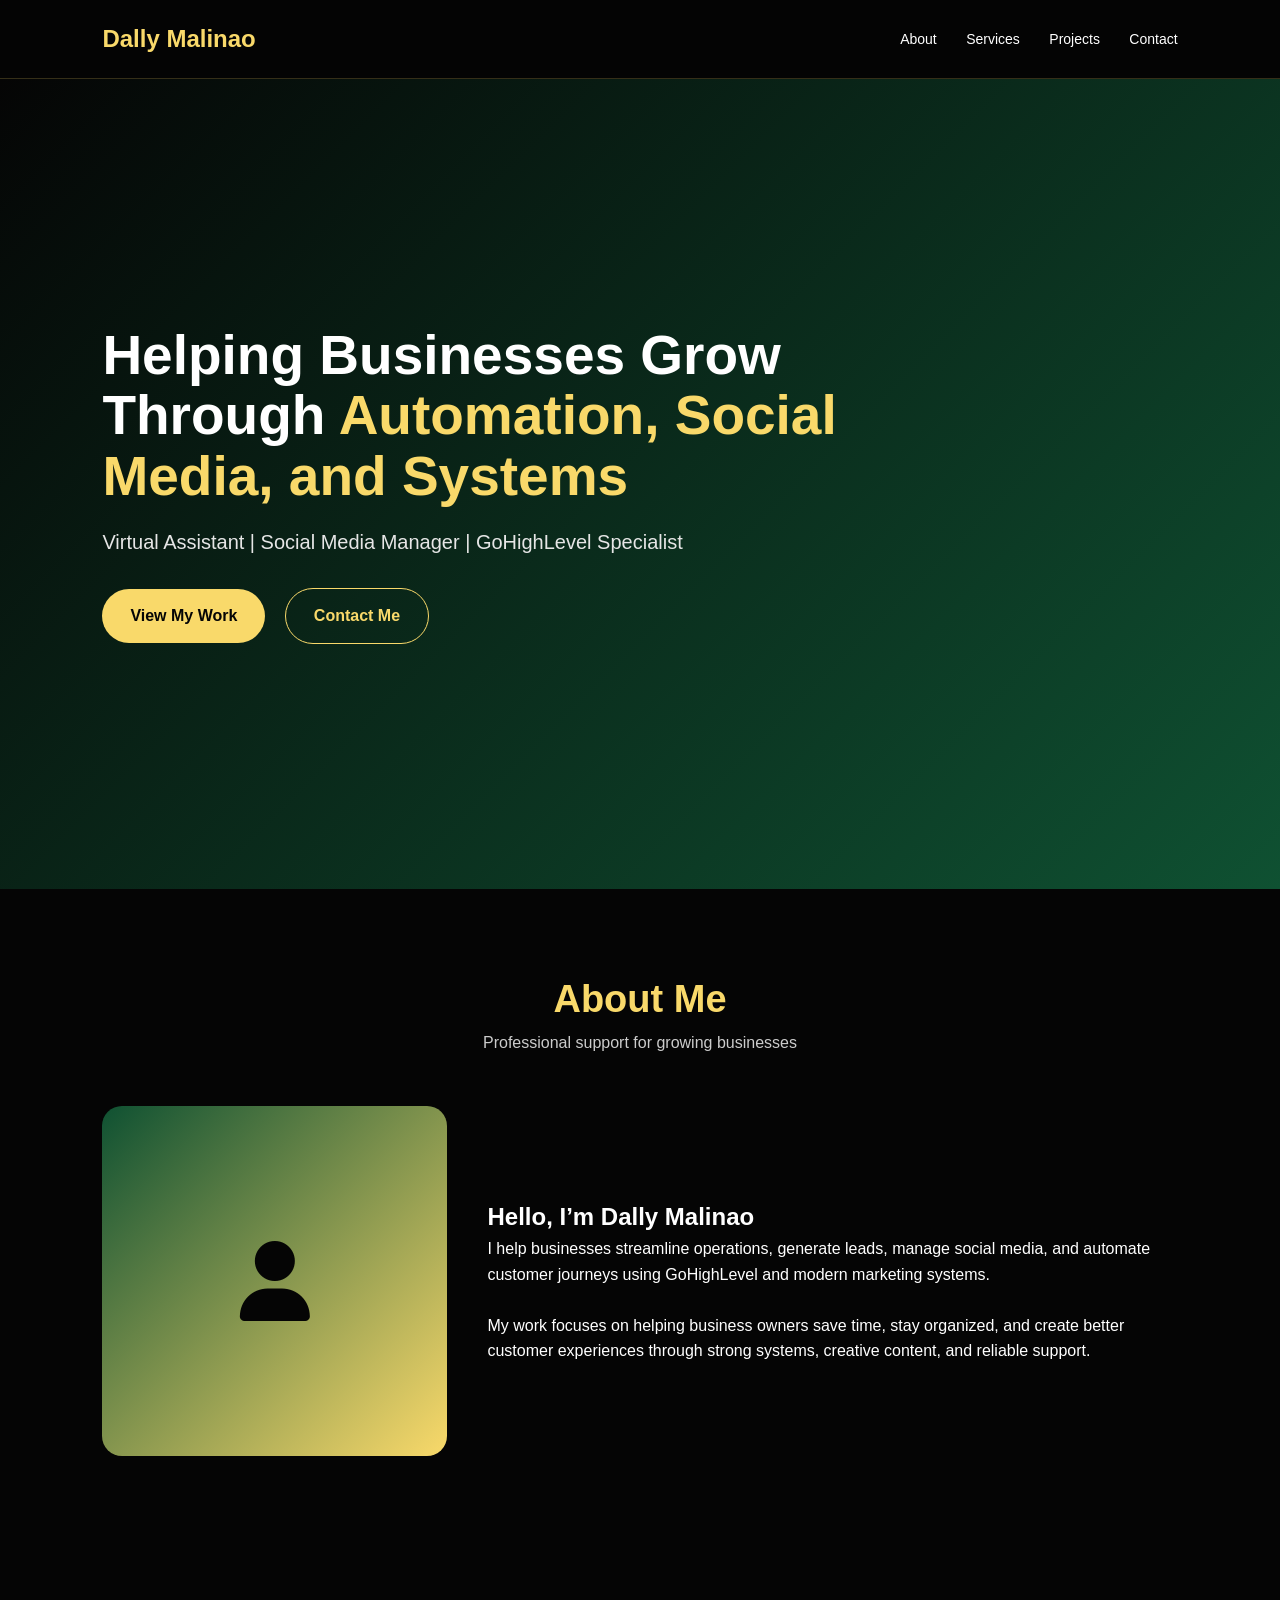
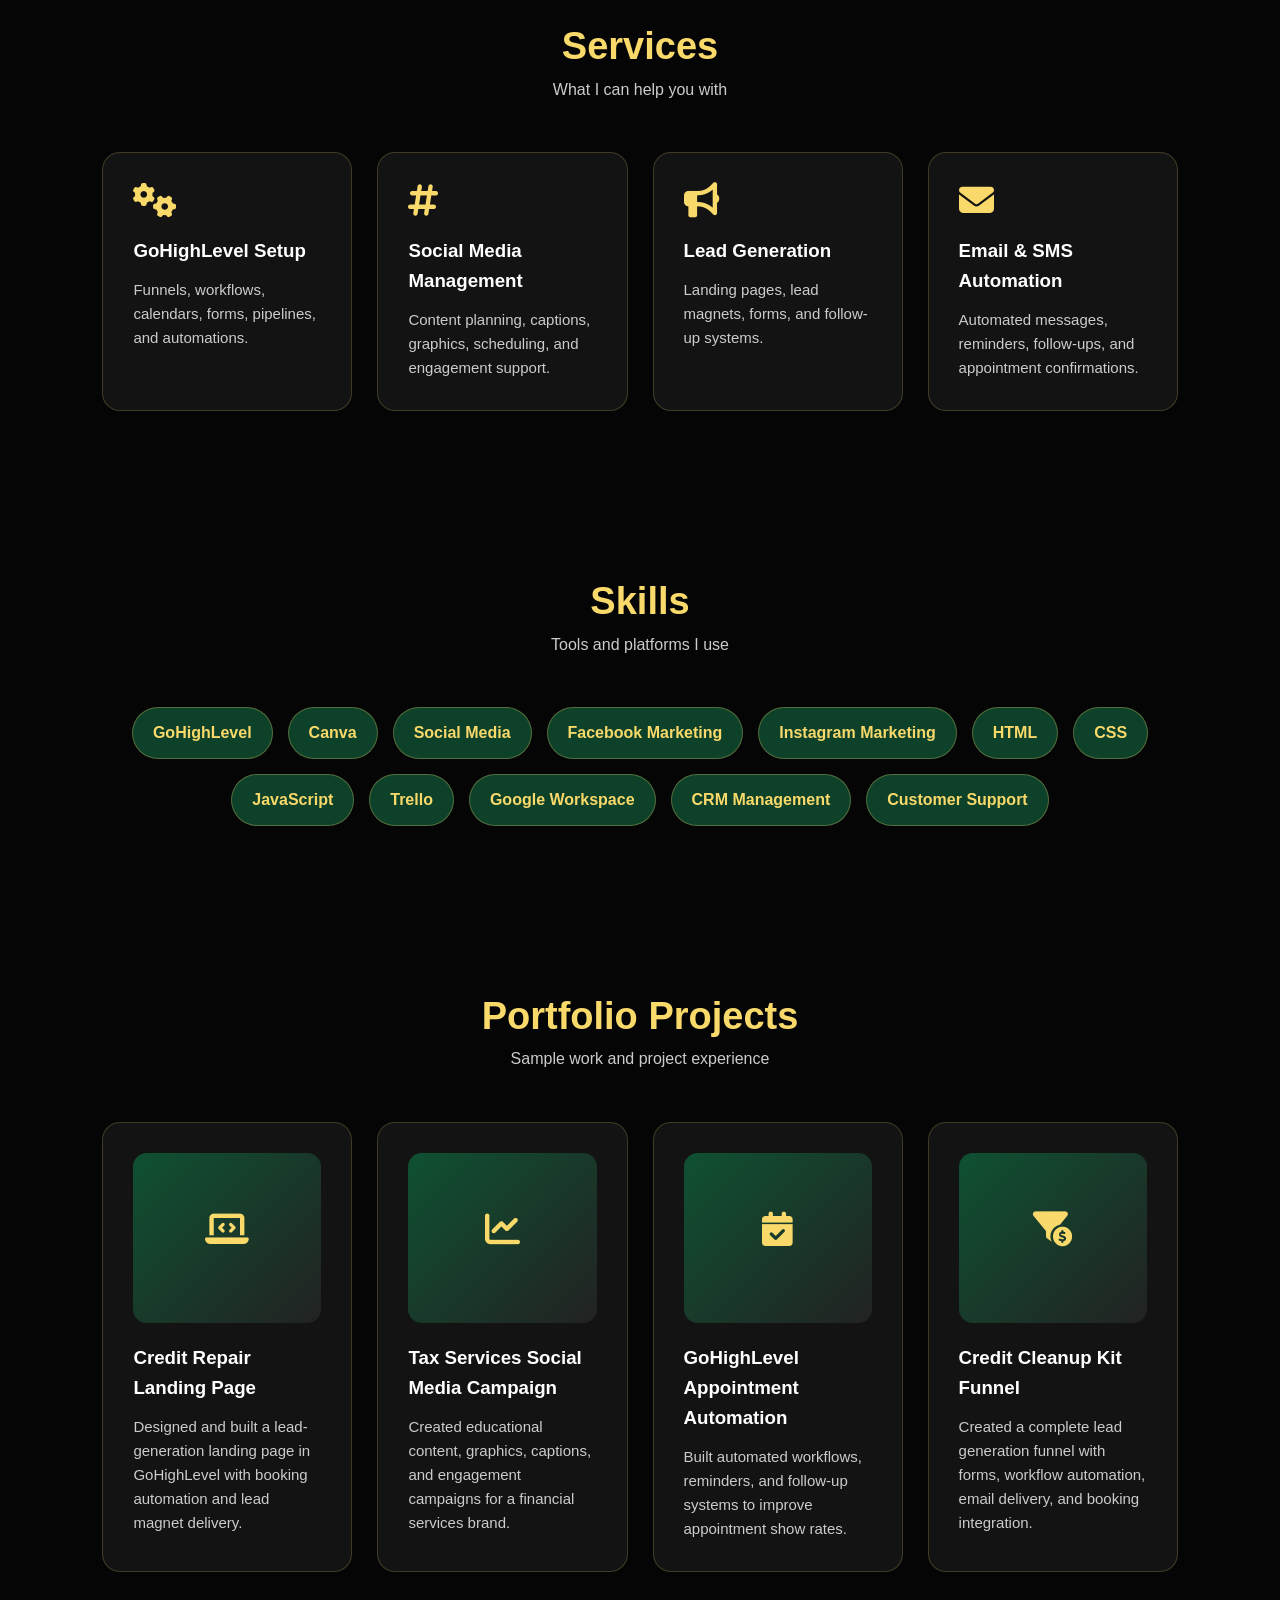
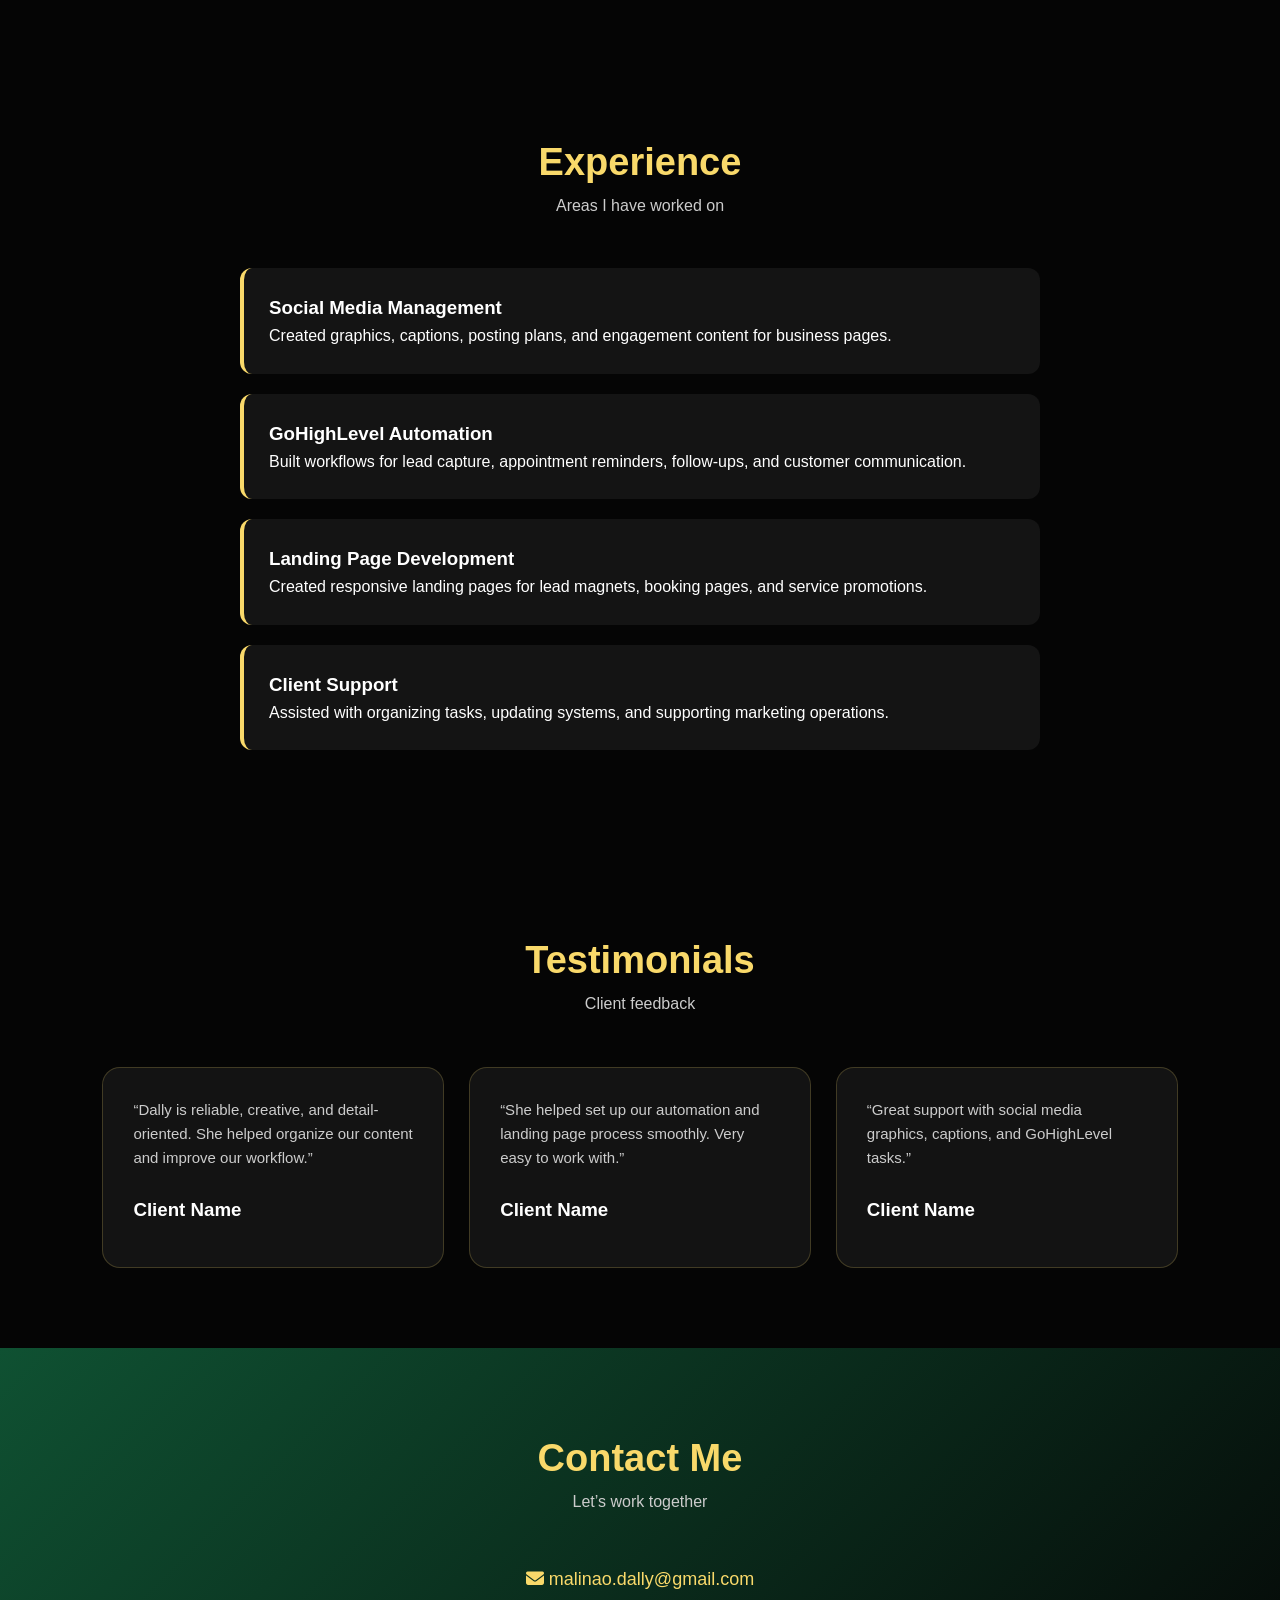
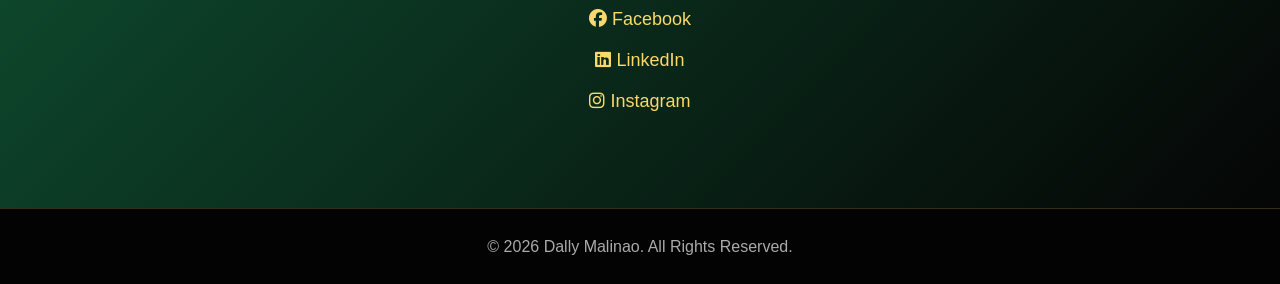
<file: Chatgpt portfolio.html>
<!DOCTYPE html>
<html lang="en">
<head>
  <meta charset="UTF-8" />
  <meta name="viewport" content="width=device-width, initial-scale=1.0" />
  <title>Dally Malinao | Portfolio</title>

  <link rel="stylesheet" href="https://cdnjs.cloudflare.com/ajax/libs/font-awesome/6.5.0/css/all.min.css">

  <style>
    * {
      margin: 0;
      padding: 0;
      box-sizing: border-box;
      font-family: Arial, sans-serif;
    }

    body {
      background: #050505;
      color: #ffffff;
      line-height: 1.6;
    }

    html {
      scroll-behavior: smooth;
    }

    nav {
      position: sticky;
      top: 0;
      z-index: 1000;
      background: rgba(5, 5, 5, 0.95);
      padding: 20px 8%;
      display: flex;
      justify-content: space-between;
      align-items: center;
      border-bottom: 1px solid rgba(249, 217, 106, 0.2);
    }

    nav h2 {
      color: #f9d96a;
    }

    nav a {
      color: white;
      text-decoration: none;
      margin-left: 25px;
      font-size: 14px;
    }

    nav a:hover {
      color: #f9d96a;
    }

    section {
      padding: 80px 8%;
    }

    .hero {
      min-height: 90vh;
      display: flex;
      align-items: center;
      background: linear-gradient(135deg, #050505, #0f5132);
    }

    .hero-content {
      max-width: 750px;
    }

    .hero h1 {
      font-size: 55px;
      line-height: 1.1;
      margin-bottom: 20px;
    }

    .hero h1 span {
      color: #f9d96a;
    }

    .hero p {
      font-size: 20px;
      margin-bottom: 30px;
      color: #e6e6e6;
    }

    .btn {
      display: inline-block;
      padding: 14px 28px;
      margin-right: 15px;
      background: #f9d96a;
      color: #050505;
      text-decoration: none;
      border-radius: 30px;
      font-weight: bold;
      transition: 0.3s;
    }

    .btn:hover {
      transform: translateY(-3px);
      box-shadow: 0 10px 25px rgba(249, 217, 106, 0.3);
    }

    .btn-outline {
      background: transparent;
      border: 1px solid #f9d96a;
      color: #f9d96a;
    }

    .section-title {
      text-align: center;
      margin-bottom: 50px;
    }

    .section-title h2 {
      font-size: 38px;
      color: #f9d96a;
    }

    .section-title p {
      color: #cccccc;
    }

    .about {
      display: grid;
      grid-template-columns: 1fr 2fr;
      gap: 40px;
      align-items: center;
    }

    .photo-box {
      height: 350px;
      border-radius: 20px;
      background: linear-gradient(135deg, #0f5132, #f9d96a);
      display: flex;
      align-items: center;
      justify-content: center;
      color: #050505;
      font-size: 80px;
    }

    .cards {
      display: grid;
      grid-template-columns: repeat(auto-fit, minmax(220px, 1fr));
      gap: 25px;
    }

    .card {
      background: rgba(255, 255, 255, 0.06);
      border: 1px solid rgba(249, 217, 106, 0.2);
      border-radius: 18px;
      padding: 30px;
      transition: 0.3s;
    }

    .card:hover {
      transform: translateY(-8px);
      border-color: #f9d96a;
    }

    .card i {
      font-size: 35px;
      color: #f9d96a;
      margin-bottom: 18px;
    }

    .card h3 {
      margin-bottom: 12px;
      color: #ffffff;
    }

    .card p {
      color: #cccccc;
      font-size: 15px;
    }

    .skills {
      display: flex;
      flex-wrap: wrap;
      gap: 15px;
      justify-content: center;
    }

    .skill {
      padding: 12px 20px;
      background: rgba(15, 81, 50, 0.8);
      border: 1px solid rgba(249, 217, 106, 0.3);
      border-radius: 30px;
      color: #f9d96a;
      font-weight: bold;
    }

    .project-img {
      height: 170px;
      background: linear-gradient(135deg, #0f5132, #222);
      border-radius: 14px;
      margin-bottom: 20px;
      display: flex;
      align-items: center;
      justify-content: center;
      color: #f9d96a;
      font-size: 45px;
    }

    .timeline {
      max-width: 800px;
      margin: auto;
    }

    .timeline-item {
      padding: 25px;
      margin-bottom: 20px;
      border-left: 4px solid #f9d96a;
      background: rgba(255, 255, 255, 0.06);
      border-radius: 12px;
    }

    .contact {
      text-align: center;
      background: linear-gradient(135deg, #0f5132, #050505);
    }

    .contact a {
      color: #f9d96a;
      text-decoration: none;
      font-size: 18px;
      display: block;
      margin: 12px 0;
    }

    footer {
      text-align: center;
      padding: 25px;
      background: #030303;
      color: #aaa;
      border-top: 1px solid rgba(249, 217, 106, 0.2);
    }

    @media (max-width: 768px) {
      nav {
        flex-direction: column;
      }

      nav div {
        margin-top: 12px;
      }

      nav a {
        margin: 8px;
        display: inline-block;
      }

      .hero h1 {
        font-size: 38px;
      }

      .about {
        grid-template-columns: 1fr;
      }

      .btn {
        margin-bottom: 12px;
      }
    }
  </style>
</head>

<body>

  <nav>
    <h2>Dally Malinao</h2>
    <div>
      <a href="#about">About</a>
      <a href="#services">Services</a>
      <a href="#projects">Projects</a>
      <a href="#contact">Contact</a>
    </div>
  </nav>

  <section class="hero">
    <div class="hero-content">
      <h1>Helping Businesses Grow Through <span>Automation, Social Media, and Systems</span></h1>
      <p>Virtual Assistant | Social Media Manager | GoHighLevel Specialist</p>
      <a href="#projects" class="btn">View My Work</a>
      <a href="#contact" class="btn btn-outline">Contact Me</a>
    </div>
  </section>

  <section id="about">
    <div class="section-title">
      <h2>About Me</h2>
      <p>Professional support for growing businesses</p>
    </div>

    <div class="about">
      <div class="photo-box">
        <i class="fa-solid fa-user"></i>
      </div>

      <div>
        <h2>Hello, I’m Dally Malinao</h2>
        <p>
          I help businesses streamline operations, generate leads, manage social media,
          and automate customer journeys using GoHighLevel and modern marketing systems.
        </p>
        <br>
        <p>
          My work focuses on helping business owners save time, stay organized, and create
          better customer experiences through strong systems, creative content, and reliable support.
        </p>
      </div>
    </div>
  </section>

  <section id="services">
    <div class="section-title">
      <h2>Services</h2>
      <p>What I can help you with</p>
    </div>

    <div class="cards">
      <div class="card">
        <i class="fa-solid fa-gears"></i>
        <h3>GoHighLevel Setup</h3>
        <p>Funnels, workflows, calendars, forms, pipelines, and automations.</p>
      </div>

      <div class="card">
        <i class="fa-solid fa-hashtag"></i>
        <h3>Social Media Management</h3>
        <p>Content planning, captions, graphics, scheduling, and engagement support.</p>
      </div>

      <div class="card">
        <i class="fa-solid fa-bullhorn"></i>
        <h3>Lead Generation</h3>
        <p>Landing pages, lead magnets, forms, and follow-up systems.</p>
      </div>

      <div class="card">
        <i class="fa-solid fa-envelope"></i>
        <h3>Email & SMS Automation</h3>
        <p>Automated messages, reminders, follow-ups, and appointment confirmations.</p>
      </div>
    </div>
  </section>

  <section>
    <div class="section-title">
      <h2>Skills</h2>
      <p>Tools and platforms I use</p>
    </div>

    <div class="skills">
      <span class="skill">GoHighLevel</span>
      <span class="skill">Canva</span>
      <span class="skill">Social Media</span>
      <span class="skill">Facebook Marketing</span>
      <span class="skill">Instagram Marketing</span>
      <span class="skill">HTML</span>
      <span class="skill">CSS</span>
      <span class="skill">JavaScript</span>
      <span class="skill">Trello</span>
      <span class="skill">Google Workspace</span>
      <span class="skill">CRM Management</span>
      <span class="skill">Customer Support</span>
    </div>
  </section>

  <section id="projects">
    <div class="section-title">
      <h2>Portfolio Projects</h2>
      <p>Sample work and project experience</p>
    </div>

    <div class="cards">
      <div class="card">
        <div class="project-img"><i class="fa-solid fa-laptop-code"></i></div>
        <h3>Credit Repair Landing Page</h3>
        <p>Designed and built a lead-generation landing page in GoHighLevel with booking automation and lead magnet delivery.</p>
      </div>

      <div class="card">
        <div class="project-img"><i class="fa-solid fa-chart-line"></i></div>
        <h3>Tax Services Social Media Campaign</h3>
        <p>Created educational content, graphics, captions, and engagement campaigns for a financial services brand.</p>
      </div>

      <div class="card">
        <div class="project-img"><i class="fa-solid fa-calendar-check"></i></div>
        <h3>GoHighLevel Appointment Automation</h3>
        <p>Built automated workflows, reminders, and follow-up systems to improve appointment show rates.</p>
      </div>

      <div class="card">
        <div class="project-img"><i class="fa-solid fa-filter-circle-dollar"></i></div>
        <h3>Credit Cleanup Kit Funnel</h3>
        <p>Created a complete lead generation funnel with forms, workflow automation, email delivery, and booking integration.</p>
      </div>
    </div>
  </section>

  <section>
    <div class="section-title">
      <h2>Experience</h2>
      <p>Areas I have worked on</p>
    </div>

    <div class="timeline">
      <div class="timeline-item">
        <h3>Social Media Management</h3>
        <p>Created graphics, captions, posting plans, and engagement content for business pages.</p>
      </div>

      <div class="timeline-item">
        <h3>GoHighLevel Automation</h3>
        <p>Built workflows for lead capture, appointment reminders, follow-ups, and customer communication.</p>
      </div>

      <div class="timeline-item">
        <h3>Landing Page Development</h3>
        <p>Created responsive landing pages for lead magnets, booking pages, and service promotions.</p>
      </div>

      <div class="timeline-item">
        <h3>Client Support</h3>
        <p>Assisted with organizing tasks, updating systems, and supporting marketing operations.</p>
      </div>
    </div>
  </section>

  <section>
    <div class="section-title">
      <h2>Testimonials</h2>
      <p>Client feedback</p>
    </div>

    <div class="cards">
      <div class="card">
        <p>“Dally is reliable, creative, and detail-oriented. She helped organize our content and improve our workflow.”</p>
        <br>
        <h3>Client Name</h3>
      </div>

      <div class="card">
        <p>“She helped set up our automation and landing page process smoothly. Very easy to work with.”</p>
        <br>
        <h3>Client Name</h3>
      </div>

      <div class="card">
        <p>“Great support with social media graphics, captions, and GoHighLevel tasks.”</p>
        <br>
        <h3>Client Name</h3>
      </div>
    </div>
  </section>

  <section id="contact" class="contact">
    <div class="section-title">
      <h2>Contact Me</h2>
      <p>Let’s work together</p>
    </div>

    <a href="mailto:malinao.dally@gmail.com">
      <i class="fa-solid fa-envelope"></i> malinao.dally@gmail.com
    </a>

    <a href="#">
      <i class="fa-brands fa-facebook"></i> Facebook
    </a>

    <a href="#">
      <i class="fa-brands fa-linkedin"></i> LinkedIn
    </a>

    <a href="#">
      <i class="fa-brands fa-instagram"></i> Instagram
    </a>
  </section>

  <footer>
    <p>© 2026 Dally Malinao. All Rights Reserved.</p>
  </footer>

</body>
</html>
</file>
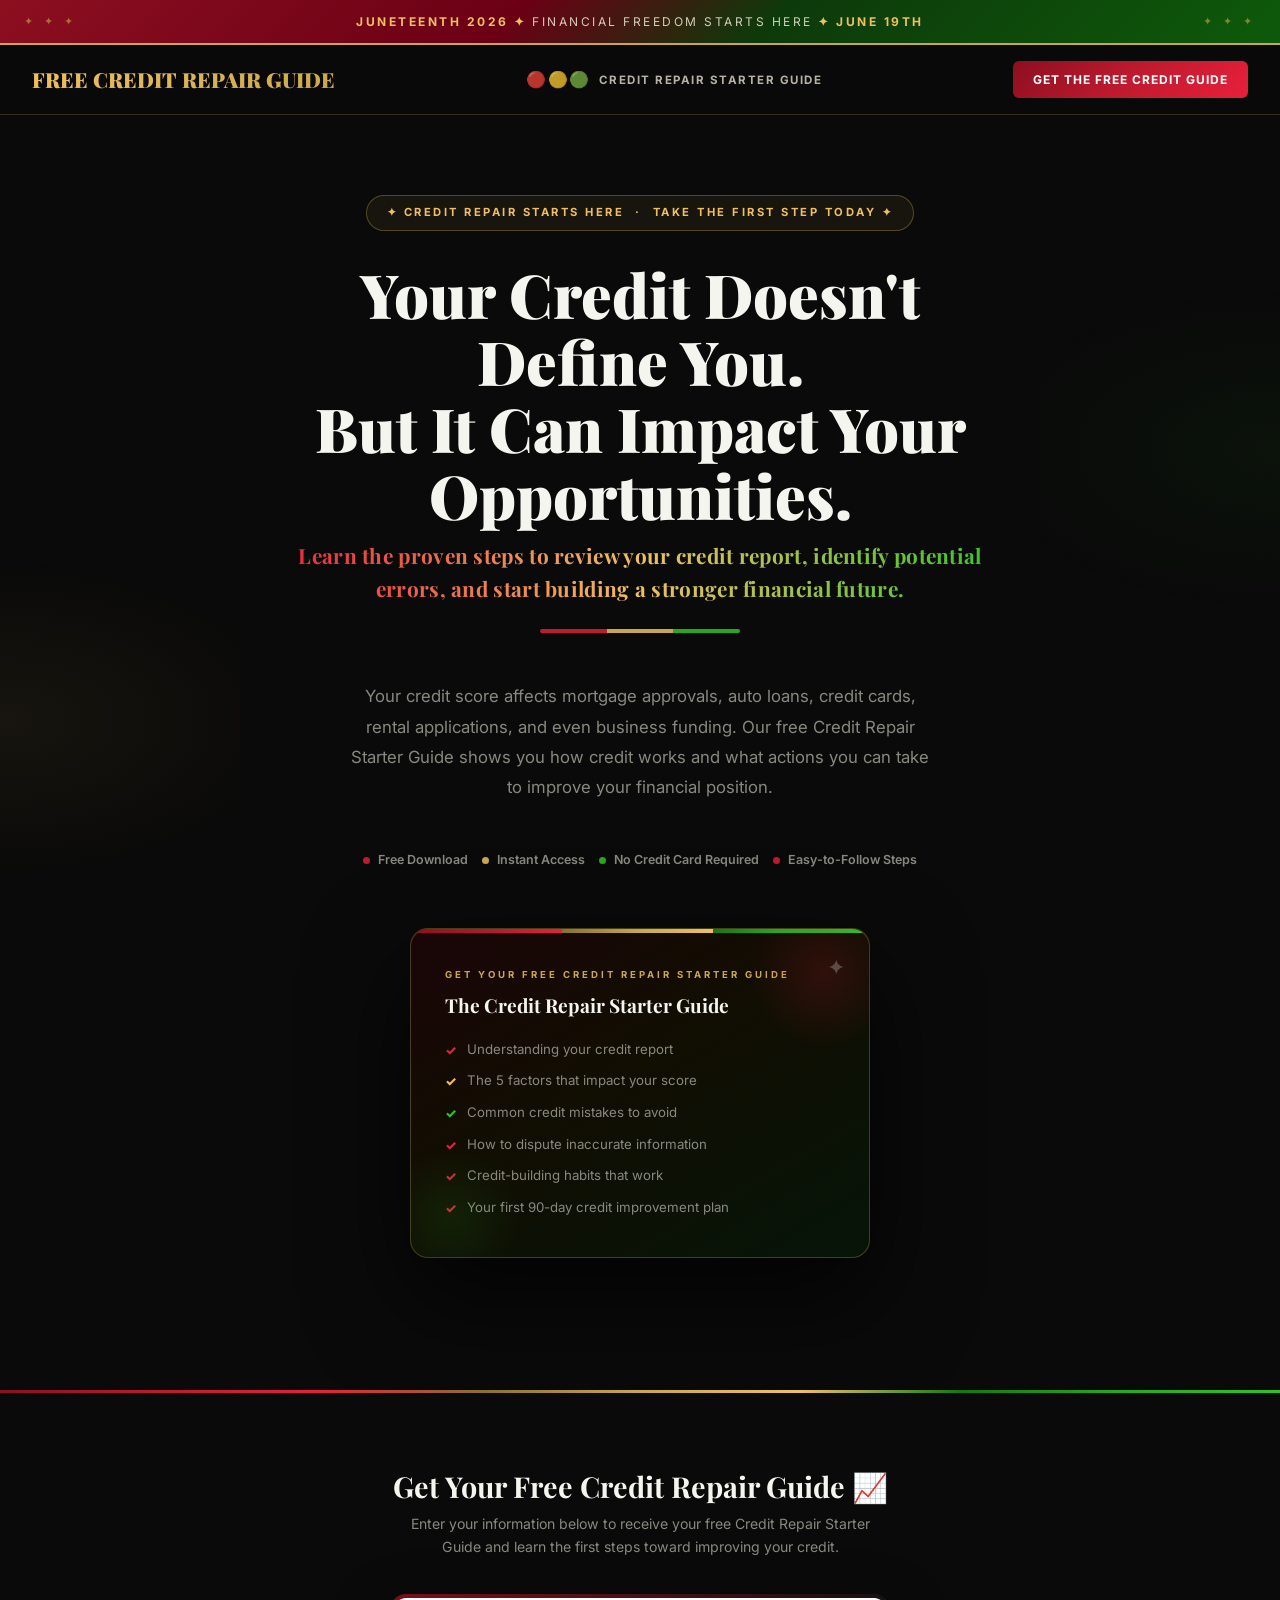
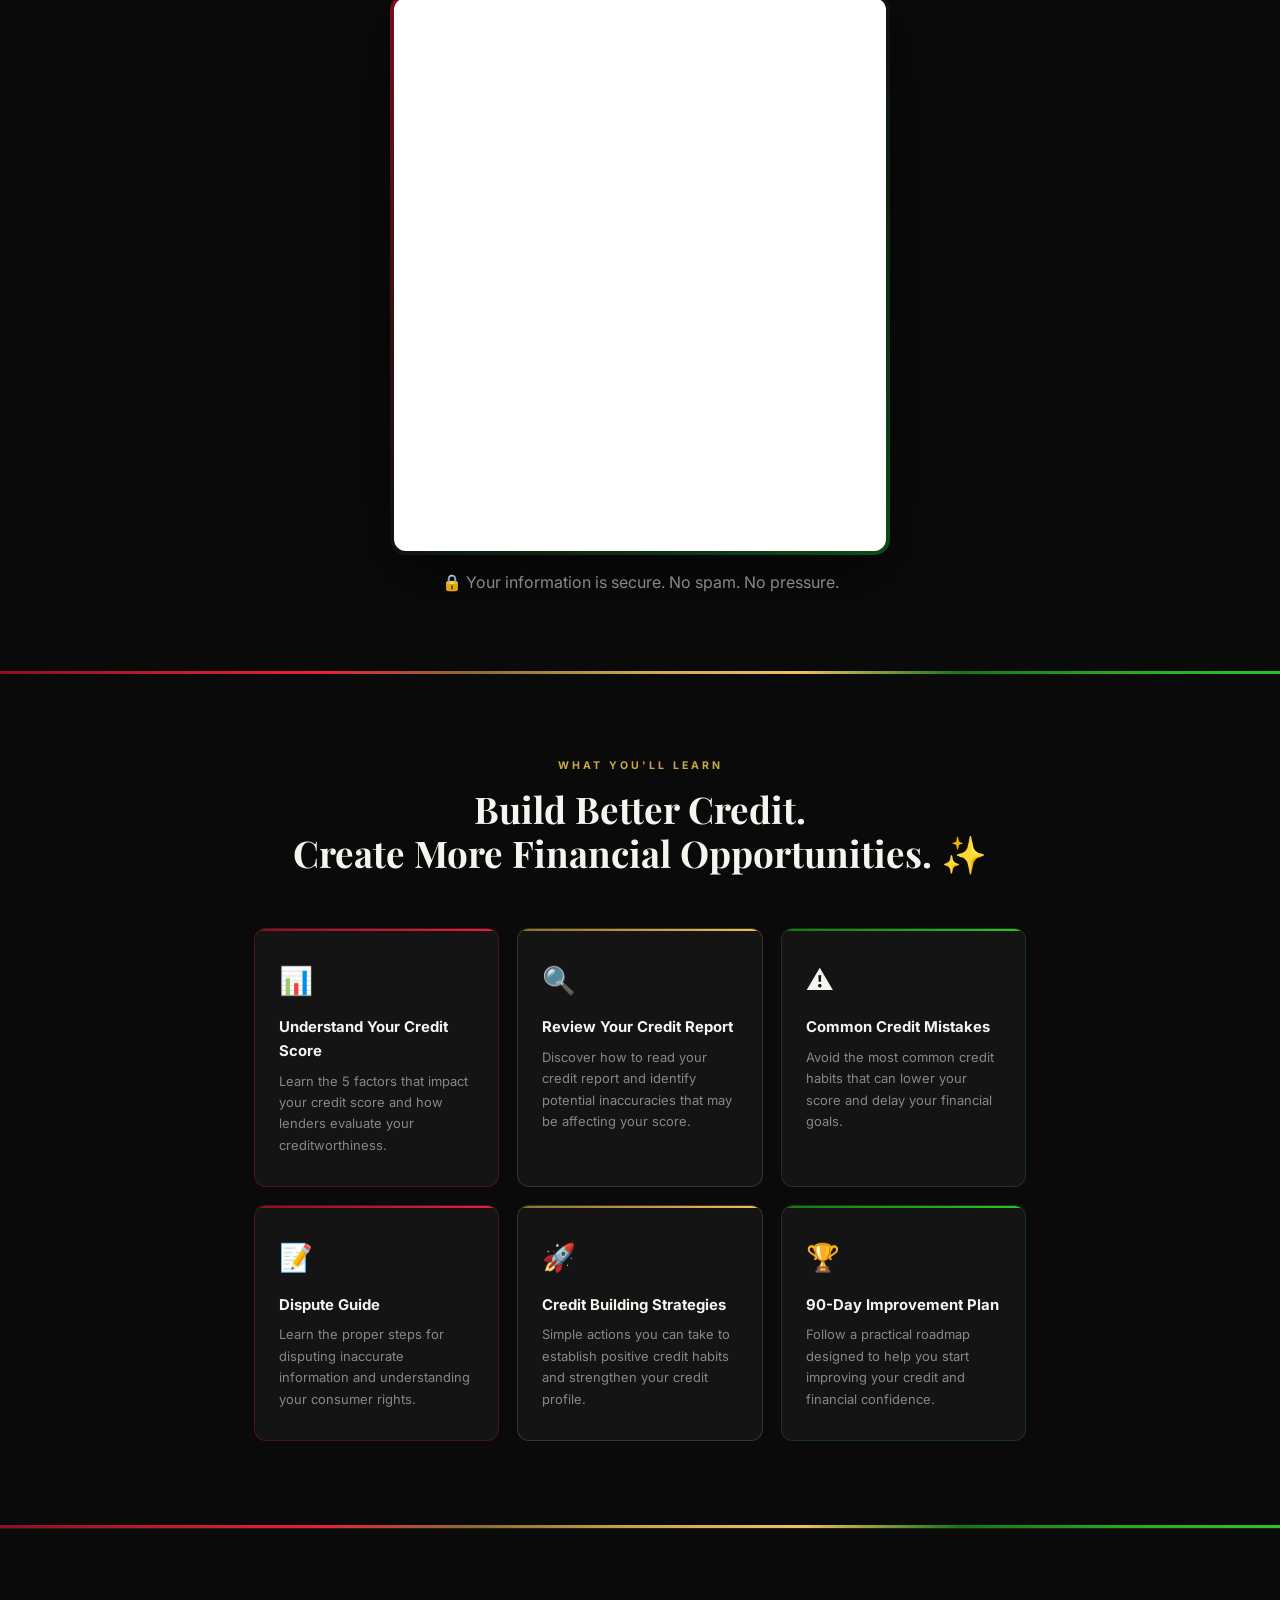
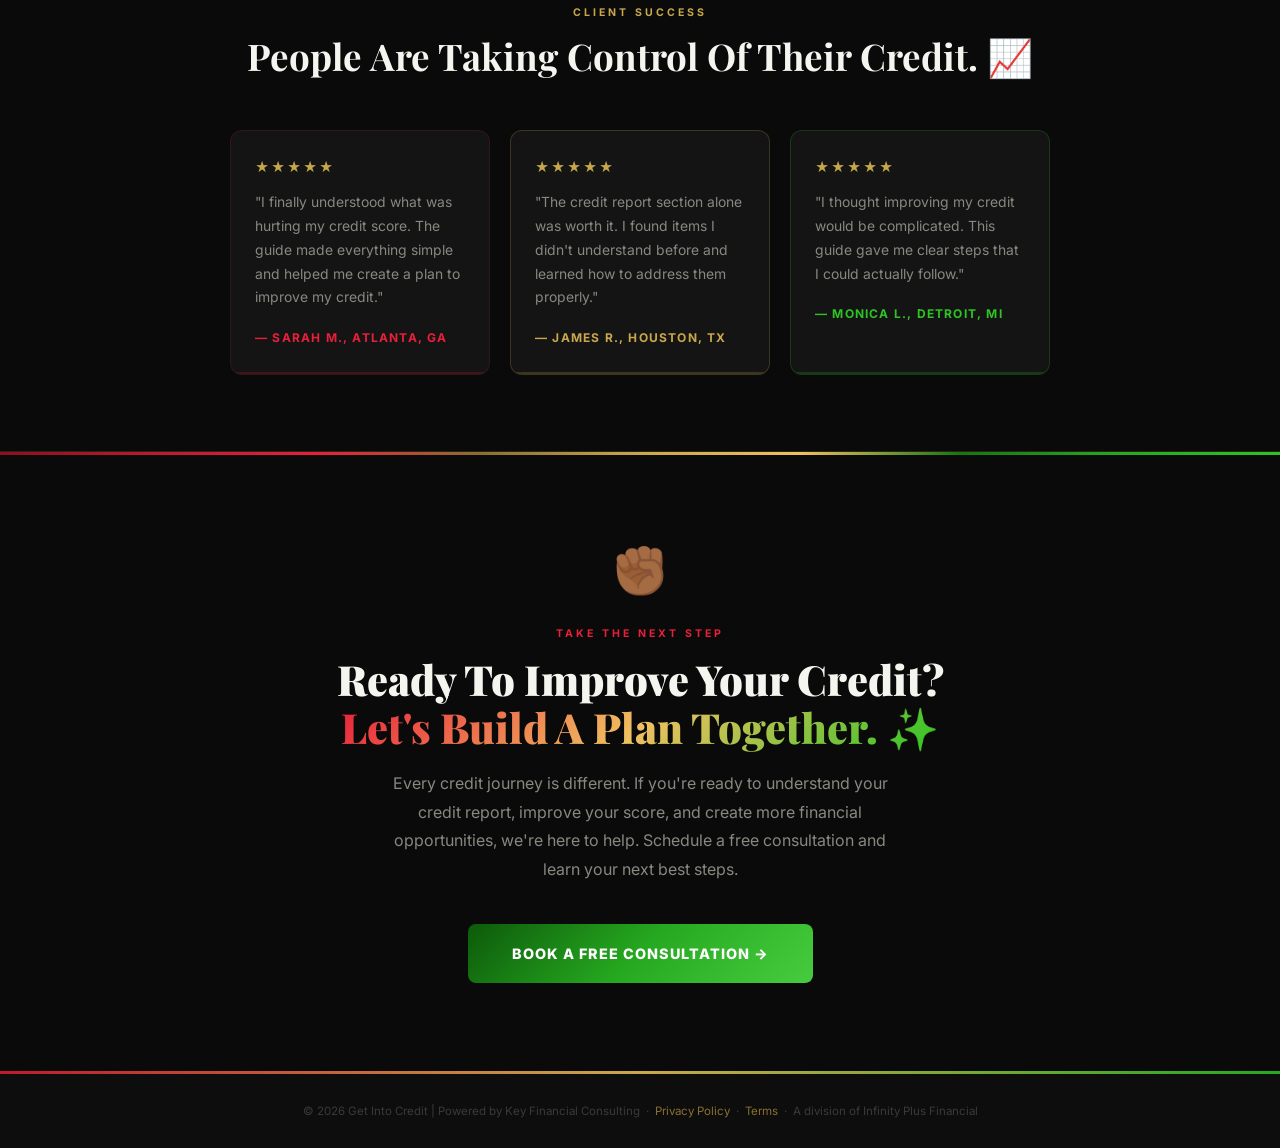
<file: credit-landing-page.html>
<!DOCTYPE html>
<html lang="en">
<head>
  <meta charset="UTF-8" />
  <meta name="viewport" content="width=device-width, initial-scale=1.0" />
  <title>Get Into Credit | Free Personal Info Cleanup Guide</title>
  <link href="https://fonts.googleapis.com/css2?family=Playfair+Display:wght@700;900&family=Inter:wght@400;500;600;700&display=swap" rel="stylesheet" />
  <style>
    *, *::before, *::after { box-sizing: border-box; margin: 0; padding: 0; }

    :root {
      --black:       #0a0a0a;
      --deep:        #0d0d0d;
      --card:        #141414;
      --card2:       #111111;

      /* Juneteenth palette */
      --red:         #BF1A2F;
      --red-deep:    #8C0F20;
      --red-bright:  #E8203A;
      --gold:        #C9A84C;
      --gold-light:  #F0C060;
      --gold-dark:   #8a6f30;
      --green:       #26A920;
      --green-bright:#2ec424;
      --green-deep:  #157811;
      --green-dark:  #0d5a0a;

      --white:       #f5f5f0;
      --cream:       #f0ead8;
      --muted:       #888880;

      --border-gold:  rgba(201,168,76,0.22);
      --border-red:   rgba(191,26,47,0.3);
      --border-green: rgba(38,169,32,0.25);
    }

    html { scroll-behavior: smooth; }

    body {
    background: var(--black);
    color: var(--white);
    font-family: 'Inter', sans-serif;
    font-size: 16px;
    line-height: 1.6;
    min-height: 100vh;
}

html,
body {
    background: #0a0a0a !important;
}

    /* ── JUNETEENTH STAR BURST SVG BG ── */
    body::before {
      content: '';
      position: fixed;
      inset: 0;
      background-image:
        radial-gradient(ellipse 60% 40% at 50% 0%, rgba(191,26,47,0.08) 0%, transparent 60%),
        radial-gradient(ellipse 40% 30% at 100% 50%, rgba(38,169,32,0.06) 0%, transparent 60%),
        radial-gradient(ellipse 40% 30% at 0% 80%, rgba(201,168,76,0.07) 0%, transparent 60%);
      pointer-events: none;
      z-index: 0;
    }
    body > * { position: relative; z-index: 1; }

    /* ── NAV ── */
    nav {
      display: flex;
      justify-content: space-between;
      align-items: center;
      padding: 16px 32px;
      background: rgba(10,10,10,0.96);
      border-bottom: 1px solid var(--border-gold);
      position: sticky;
      top: 0;
      z-index: 200;
      backdrop-filter: blur(10px);
    }
    .logo {
      font-family: 'Playfair Display', serif;
      font-size: 1.3rem;
      font-weight: 900;
      background: linear-gradient(135deg, var(--gold-light), var(--gold));
      -webkit-background-clip: text;
      -webkit-text-fill-color: transparent;
      background-clip: text;
    }
    .nav-badge {
      display: flex;
      align-items: center;
      gap: 8px;
      font-size: 0.72rem;
      font-weight: 700;
      letter-spacing: 1.5px;
      text-transform: uppercase;
      color: var(--cream);
      opacity: 0.75;
    }
    .nav-flag { font-size: 1rem; }
    .nav-cta {
      padding: 9px 20px;
      background: linear-gradient(135deg, var(--red-deep), var(--red), var(--red-bright));
      color: #fff;
      font-size: 0.75rem;
      font-weight: 700;
      letter-spacing: 1px;
      text-transform: uppercase;
      border-radius: 6px;
      text-decoration: none;
      border: none;
      cursor: pointer;
      transition: opacity 0.2s;
    }
    .nav-cta:hover { opacity: 0.85; }

    /* ── JUNETEENTH BANNER ── */
    .juneteenth-banner {
      background: linear-gradient(135deg, var(--red-deep) 0%, #6b0015 40%, #0d3a0a 60%, var(--green-dark) 100%);
      border-bottom: 2px solid var(--gold);
      padding: 12px 24px;
      text-align: center;
      position: relative;
      overflow: hidden;
    }
    .juneteenth-banner::before {
      content: '✦ ✦ ✦';
      position: absolute;
      left: 24px;
      top: 50%;
      transform: translateY(-50%);
      color: var(--gold);
      font-size: 0.7rem;
      letter-spacing: 4px;
      opacity: 0.6;
    }
    .juneteenth-banner::after {
      content: '✦ ✦ ✦';
      position: absolute;
      right: 24px;
      top: 50%;
      transform: translateY(-50%);
      color: var(--gold);
      font-size: 0.7rem;
      letter-spacing: 4px;
      opacity: 0.6;
    }
    .banner-text {
      font-size: 0.75rem;
      font-weight: 700;
      letter-spacing: 2.5px;
      text-transform: uppercase;
      color: var(--gold-light);
    }
    .banner-text span { color: var(--cream); opacity: 0.85; font-weight: 400; }

    /* ── HERO ── */
    .hero {
      max-width: 800px;
      margin: 0 auto;
      padding: 80px 24px 64px;
      text-align: center;
      background: #0a0a0a !important;
    }
    .hero-section,
main {
    background: #0a0a0a !important;
}

    .eyebrow {
      display: inline-flex;
      align-items: center;
      gap: 10px;
      font-size: 0.7rem;
      font-weight: 700;
      letter-spacing: 2.5px;
      text-transform: uppercase;
      color: var(--gold-light);
      border: 1px solid rgba(201,168,76,0.35);
      background: rgba(201,168,76,0.07);
      padding: 8px 20px;
      border-radius: 100px;
      margin-bottom: 30px;
    }

    h1 {
      font-family: 'Playfair Display', serif;
      font-size: clamp(2.2rem, 6vw, 3.8rem);
      font-weight: 900;
      line-height: 1.1;
      color: var(--white);
      margin-bottom: 10px;
    }

    .hero-sub-headline {
      font-family: 'Playfair Display', serif;
      font-size: clamp(1rem, 2.5vw, 1.3rem);
      font-weight: 700;
      background: linear-gradient(90deg, var(--red-bright), var(--gold-light), var(--green-bright));
      -webkit-background-clip: text;
      -webkit-text-fill-color: transparent;
      background-clip: text;
      margin-bottom: 24px;
      letter-spacing: 0.3px;
    }

    .hero-p {
      font-size: 1.05rem;
      color: var(--muted);
      max-width: 580px;
      margin: 0 auto 48px;
      line-height: 1.8;
    }

    /* ── JUNETEENTH COLOR STRIPE ── */
    .stripe {
      display: flex;
      height: 4px;
      border-radius: 2px;
      overflow: hidden;
      max-width: 200px;
      margin: 0 auto 48px;
    }
    .stripe-r { flex: 1; background: var(--red); }
    .stripe-g { flex: 1; background: var(--gold); }
    .stripe-gr { flex: 1; background: var(--green); }

    /* ── BADGES ── */
    .badges {
      display: flex;
      justify-content: center;
      flex-wrap: wrap;
      gap: 14px;
      margin-bottom: 58px;
    }
    .badge {
      display: flex;
      align-items: center;
      gap: 8px;
      font-size: 0.78rem;
      font-weight: 600;
      color: var(--muted);
    }
    .badge-dot { width: 7px; height: 7px; border-radius: 50%; flex-shrink: 0; }
    .bd-red   { background: var(--red); }
    .bd-gold  { background: var(--gold); }
    .bd-green { background: var(--green); }

    /* ── MOCKUP ── */
    .guide-mockup {
      max-width: 460px;
      margin: 0 auto 68px;
    }
    .mockup-card {
      background: linear-gradient(150deg, #1a0508 0%, #120d02 40%, #061508 100%);
      border: 1px solid rgba(201,168,76,0.3);
      border-radius: 18px;
      padding: 38px 34px;
      text-align: left;
      box-shadow:
        0 40px 100px rgba(0,0,0,0.75),
        inset 0 1px 0 rgba(201,168,76,0.15);
      position: relative;
      overflow: hidden;
    }
    /* Juneteenth tri-color top bar */
    .mockup-card::before {
      content: '';
      position: absolute;
      top: 0; left: 0; right: 0;
      height: 4px;
      background: linear-gradient(90deg,
        var(--red-deep) 0%,
        var(--red) 20%,
        var(--red-bright) 33%,
        var(--gold-dark) 33%,
        var(--gold) 50%,
        var(--gold-light) 66%,
        var(--green-deep) 66%,
        var(--green) 80%,
        var(--green-bright) 100%
      );
    }
    .mockup-star {
      position: absolute;
      top: 20px;
      right: 24px;
      font-size: 1.4rem;
      opacity: 0.25;
    }
    .glow-red {
      position: absolute;
      top: -30px; right: -30px;
      width: 150px; height: 150px;
      background: radial-gradient(circle, rgba(191,26,47,0.18) 0%, transparent 70%);
      pointer-events: none;
    }
    .glow-green {
      position: absolute;
      bottom: -30px; left: -30px;
      width: 140px; height: 140px;
      background: radial-gradient(circle, rgba(38,169,32,0.12) 0%, transparent 70%);
      pointer-events: none;
    }
    .mockup-label {
      font-size: 0.6rem;
      letter-spacing: 3px;
      text-transform: uppercase;
      color: var(--gold);
      font-weight: 700;
      margin-bottom: 10px;
    }
    .mockup-title {
      font-family: 'Playfair Display', serif;
      font-size: 1.2rem;
      font-weight: 700;
      color: var(--white);
      line-height: 1.3;
      margin-bottom: 22px;
    }
    .mockup-items {
      list-style: none;
      display: flex;
      flex-direction: column;
      gap: 11px;
    }
    .mockup-items li {
      display: flex;
      align-items: flex-start;
      gap: 10px;
      font-size: 0.83rem;
      color: var(--muted);
      line-height: 1.5;
    }
    .mockup-items li .chk {
      font-weight: 800;
      font-size: 0.82rem;
      flex-shrink: 0;
      margin-top: 1px;
    }
    .chk-r { color: var(--red-bright); }
    .chk-g { color: var(--gold-light); }
    .chk-gr { color: var(--green-bright); }

    /* ── TRI DIVIDER ── */
    .tri-divider {
      height: 3px;
      background: linear-gradient(90deg,
        var(--red-deep), var(--red), var(--red-bright),
        var(--gold-dark), var(--gold), var(--gold-light),
        var(--green-deep), var(--green), var(--green-bright)
      );
    }

    /* ── FORM ── */
    .form-section {
      background: var(--deep);
      padding: 76px 24px;
    }
    .form-wrap {
      max-width: 500px;
      margin: 0 auto;
      text-align: center;
    }
    .form-headline {
      font-family: 'Playfair Display', serif;
      font-size: 1.8rem;
      font-weight: 700;
      color: var(--white);
      margin-bottom: 10px;
      line-height: 1.2;
    }
    .form-sub {
      font-size: 0.88rem;
      color: var(--muted);
      margin-bottom: 36px;
    }
    .form-fields {
      display: flex;
      flex-direction: column;
      gap: 14px;
      margin-bottom: 20px;
    }
    .field-group {
      display: flex;
      flex-direction: column;
      gap: 6px;
      text-align: left;
    }
    .field-group label {
      font-size: 0.68rem;
      font-weight: 700;
      color: var(--gold);
      letter-spacing: 1.8px;
      text-transform: uppercase;
    }
    .field-group input {
      background: #0c0c0c;
      border: 1px solid rgba(201,168,76,0.2);
      border-radius: 8px;
      padding: 15px 16px;
      color: var(--white);
      font-size: 0.95rem;
      font-family: 'Inter', sans-serif;
      outline: none;
      transition: border-color 0.2s, box-shadow 0.2s;
      width: 100%;
    }
    .field-group input:focus {
      border-color: var(--gold);
      box-shadow: 0 0 0 3px rgba(201,168,76,0.1);
    }
    .field-group input::placeholder { color: #3a3a3a; }

    .cta-btn {
      width: 100%;
      padding: 18px 24px;
      background: linear-gradient(135deg, var(--red-deep) 0%, var(--red) 40%, var(--gold-dark) 70%, var(--gold) 100%);
      color: #fff;
      font-size: 1rem;
      font-weight: 800;
      letter-spacing: 0.5px;
      border: none;
      border-radius: 8px;
      cursor: pointer;
      transition: opacity 0.2s, transform 0.15s;
      font-family: 'Inter', sans-serif;
      position: relative;
      overflow: hidden;
    }
    .cta-btn::after {
      content: '';
      position: absolute;
      inset: 0;
      background: linear-gradient(135deg, transparent 50%, rgba(255,255,255,0.1));
      pointer-events: none;
    }
    .cta-btn:hover { opacity: 0.88; transform: translateY(-1px); }
    .cta-btn:active { transform: translateY(0); }

    .form-disclaimer {
      font-size: 0.7rem;
      color: #444;
      margin-top: 14px;
      line-height: 1.65;
    }

    .success-msg {
      display: none;
      background: linear-gradient(135deg, #1a0306, #060f05);
      border: 1px solid rgba(201,168,76,0.35);
      border-radius: 14px;
      padding: 36px 28px;
      text-align: center;

      max-width: 1000px;
      width: 95%;
      margin: 0 auto;
    }
    .success-icon { font-size: 2.4rem; margin-bottom: 14px; display: block; }
    .success-msg h3 {
      font-family: 'Playfair Display', serif;
      font-size: 1.4rem;
      color: var(--white);
      margin-bottom: 10px;
    }
    .success-msg p { font-size: 0.88rem; color: var(--muted); line-height: 1.7; }
    .community-btn-outline {
      display: inline-block;
      padding: 13px 30px;
      background: transparent;
      border: 2px solid var(--gold);
      color: var(--gold-light);
      font-size: 0.82rem;
      font-weight: 700;
      letter-spacing: 1px;
      text-transform: uppercase;
      border-radius: 8px;
      text-decoration: none;
      cursor: pointer;
      transition: background 0.2s, color 0.2s;
      margin-top: 18px;
      display: inline-block;
    }
    .community-btn-outline:hover { background: var(--gold); color: var(--black); }

    /* ── WHAT'S INSIDE ── */
    .what-section {
    max-width: 820px;
    margin: 0 auto;
    padding: 84px 24px;
    background: #0a0a0a !important;
}
    .section-label {
      font-size: 0.66rem;
      letter-spacing: 3px;
      text-transform: uppercase;
      font-weight: 700;
      text-align: center;
      margin-bottom: 12px;
    }
    .sl-gold  { color: var(--gold); }
    .sl-red   { color: var(--red-bright); }
    .sl-green { color: var(--green-bright); }

    .section-title {
      font-family: 'Playfair Display', serif;
      font-size: clamp(1.65rem, 4vw, 2.3rem);
      font-weight: 700;
      color: var(--white);
      text-align: center;
      margin-bottom: 52px;
      line-height: 1.2;
    }
    .perks-grid {
      display: grid;
      grid-template-columns: repeat(auto-fit, minmax(230px, 1fr));
      gap: 18px;
    }
    .perk-card {
      background: var(--card);
      border-radius: 12px;
      padding: 30px 24px;
      transition: transform 0.2s;
      position: relative;
      overflow: hidden;
    }
    .perk-card.pc-r { border: 1px solid rgba(191,26,47,0.3); }
    .perk-card.pc-g { border: 1px solid var(--border-gold); }
    .perk-card.pc-gr { border: 1px solid var(--border-green); }
    .perk-card::before {
      content: '';
      position: absolute;
      top: 0; left: 0; right: 0;
      height: 2px;
    }
    .perk-card.pc-r::before { background: linear-gradient(90deg, var(--red-deep), var(--red-bright)); }
    .perk-card.pc-g::before  { background: linear-gradient(90deg, var(--gold-dark), var(--gold-light)); }
    .perk-card.pc-gr::before { background: linear-gradient(90deg, var(--green-deep), var(--green-bright)); }
    .perk-card:hover { transform: translateY(-3px); }

    .perk-icon { font-size: 1.7rem; margin-bottom: 14px; display: block; }
    .perk-name { font-weight: 700; font-size: 0.93rem; color: var(--white); margin-bottom: 7px; }
    .perk-desc { font-size: 0.81rem; color: var(--muted); line-height: 1.65; }

    /* ── PROOF ── */
    .proof-section {
      background: var(--card2);
      border-top: 1px solid rgba(201,168,76,0.15);
      border-bottom: 1px solid rgba(201,168,76,0.15);
      padding: 76px 24px;
    }
    .proof-wrap { max-width: 820px; margin: 0 auto; }
    .proof-grid {
      display: grid;
      grid-template-columns: repeat(auto-fit, minmax(245px, 1fr));
      gap: 20px;
      margin-top: 46px;
    }
    .proof-card {
      background: var(--card);
      border-radius: 12px;
      padding: 26px 24px;
      position: relative;
      overflow: hidden;
    }
    .proof-card::before {
      content: '';
      position: absolute;
      bottom: 0; left: 0; right: 0;
      height: 2px;
    }
    .proof-card:nth-child(1)::before { background: linear-gradient(90deg, var(--red-deep), var(--red)); border: 1px solid rgba(191,26,47,0.25); }
    .proof-card:nth-child(2)::before { background: linear-gradient(90deg, var(--gold-dark), var(--gold-light)); border: 1px solid var(--border-gold); }
    .proof-card:nth-child(3)::before { background: linear-gradient(90deg, var(--green-deep), var(--green-bright)); border: 1px solid var(--border-green); }
    .proof-card:nth-child(1) { border: 1px solid rgba(191,26,47,0.2); }
    .proof-card:nth-child(2) { border: 1px solid var(--border-gold); }
    .proof-card:nth-child(3) { border: 1px solid var(--border-green); }

    .proof-stars { color: var(--gold); font-size: 0.85rem; margin-bottom: 12px; letter-spacing: 2px; }
    .proof-text { font-size: 0.87rem; color: var(--muted); line-height: 1.72; margin-bottom: 18px; }
    .proof-name { font-size: 0.75rem; font-weight: 700; text-transform: uppercase; letter-spacing: 1.2px; }
    .proof-card:nth-child(1) .proof-name { color: var(--red-bright); }
    .proof-card:nth-child(2) .proof-name { color: var(--gold); }
    .proof-card:nth-child(3) .proof-name { color: var(--green-bright); }

    /* ── FREEDOM STATEMENT ── */
    .freedom-section {
      max-width: 680px;
      margin: 0 auto;
      padding: 80px 24px;
      text-align: center;
    }
    .freedom-icon {
      font-size: 2.8rem;
      margin-bottom: 20px;
      display: block;
    }
    .freedom-section h2 {
      font-family: 'Playfair Display', serif;
      font-size: clamp(1.8rem, 5vw, 2.6rem);
      font-weight: 900;
      line-height: 1.15;
      margin-bottom: 18px;
    }
    .freedom-section p {
      color: var(--muted);
      font-size: 1rem;
      line-height: 1.8;
      margin-bottom: 40px;
      max-width: 520px;
      margin-left: auto;
      margin-right: auto;
    }
    .community-btn {
      display: inline-block;
      padding: 18px 44px;
      background: linear-gradient(135deg, var(--green-dark), var(--green), var(--green-bright));
      color: #fff;
      font-size: 0.9rem;
      font-weight: 800;
      letter-spacing: 1px;
      text-transform: uppercase;
      border-radius: 8px;
      text-decoration: none;
      cursor: pointer;
      border: none;
      transition: opacity 0.2s, transform 0.15s;
      position: relative;
      overflow: hidden;
    }
    .community-btn::after {
      content: '';
      position: absolute;
      inset: 0;
      background: linear-gradient(135deg, transparent 50%, rgba(255,255,255,0.12));
      pointer-events: none;
    }
    .community-btn:hover { opacity: 0.88; transform: translateY(-1px); }

    /* ── FOOTER ── */
    footer {
      border-top: 3px solid transparent;
      border-image: linear-gradient(90deg, var(--red), var(--gold), var(--green)) 1;
      padding: 28px 24px;
      text-align: center;
      background: var(--deep);
    }
    footer p { font-size: 0.72rem; color: #3a3a3a; }
    footer a { color: var(--gold-dark); text-decoration: none; }

    @media (max-width: 600px) {
      nav { padding: 14px 16px; }
      .nav-badge { display: none; }
      .hero { padding: 56px 20px 44px; }
      .what-section, .freedom-section { padding: 60px 20px; }
      .form-section { padding: 56px 20px; }
    }
    @media (max-width: 600px) {
    nav { padding: 14px 16px; }
    .nav-badge { display: none; }
    .hero { padding: 56px 20px 44px; }
    .what-section, .freedom-section { padding: 60px 20px; }
    .form-section { padding: 56px 20px; }
}

/* GHL Background Fix */
.what-section,
.what-section::before,
.what-section::after {
    background: #0a0a0a !important;
}

body,
main,
section {
    background: #0a0a0a !important;
}

  </style>
</head>
<body>

  <!-- JUNETEENTH BANNER -->
  <div class="juneteenth-banner">
    <div class="banner-text">Juneteenth 2026 ✦ <span>Financial Freedom Starts Here</span> ✦ June 19th</div>
  </div>

  <!-- NAV -->
  <nav>
    <div class="logo">FREE CREDIT REPAIR GUIDE</div>
    <div class="nav-badge"><span class="nav-flag">🔴🟡🟢</span> CREDIT REPAIR STARTER GUIDE</div>
    <a class="nav-cta" href="#grab-guide">GET THE FREE CREDIT GUIDE</a>
  </nav>

  <!-- HERO -->
  <section class="hero">
    <div class="eyebrow">✦ CREDIT REPAIR STARTS HERE &nbsp;·&nbsp; TAKE THE FIRST STEP TODAY ✦</div>
    <h1>Your Credit Doesn't Define You.<br>But It Can Impact Your Opportunities.</h1>
    <p class="hero-sub-headline">Learn the proven steps to review your credit report, identify potential errors, and start building a stronger financial future.</p>
    <div class="stripe"><div class="stripe-r"></div><div class="stripe-g"></div><div class="stripe-gr"></div></div>
    <p class="hero-p">
     Your credit score affects mortgage approvals, auto loans, credit cards, rental applications, and even business funding. Our free Credit Repair Starter Guide shows you how credit works and what actions you can take to improve your financial position.
    </p>
    <div class="badges">
      <div class="badge"><div class="badge-dot bd-red"></div> Free Download</div>
      <div class="badge"><div class="badge-dot bd-gold"></div> Instant Access</div>
      <div class="badge"><div class="badge-dot bd-green"></div> No Credit Card Required</div>
      <div class="badge"><div class="badge-dot bd-red"></div> Easy-to-Follow Steps</div>
    </div>

    <!-- GUIDE MOCKUP -->
    <div class="guide-mockup">
      <div class="mockup-card">
        <div class="glow-red"></div>
        <div class="glow-green"></div>
        <div class="mockup-star">✦</div>
        <div class="mockup-label">Get Your Free Credit Repair Starter Guide</div>
        <div class="mockup-title">The Credit Repair Starter Guide</div>
        <ul class="mockup-items">
          <li><span class="chk chk-r">✓</span> Understanding your credit report</li>
          <li><span class="chk chk-g">✓</span> The 5 factors that impact your score</li>
          <li><span class="chk chk-gr">✓</span> Common credit mistakes to avoid</li>
          <li><span class="chk chk-r">✓</span> How to dispute inaccurate information</li>
          <li><span class="chk chk-r">✓</span> Credit-building habits that work</li>
          <li><span class="chk chk-r">✓</span> Your first 90-day credit improvement plan</li>
        </ul>
      </div>
    </div>
  </section>

  <div class="tri-divider"></div>

  <!-- FORM -->
  <section class="form-section" id="grab-guide">
    <div class="form-wrap">
      <div class="form-headline">Get Your Free Credit Repair Guide 📈</div>
      <p class="form-sub">Enter your information below to receive your free Credit Repair Starter Guide and learn the first steps toward improving your credit.</p>

      <div id="opt-in-form">

    <div style="
        background:linear-gradient(135deg,#7a0f1a,#111,#0b4d18);
        padding:4px;
        border-radius:16px;
        max-width:560px;
        margin:auto;
        box-shadow:0 20px 60px rgba(0,0,0,.45);
    ">
        <div style="background:#fff;padding:10px;border-radius:12px;">

            <iframe
                src="https://api.leadconnectorhq.com/widget/form/qt5BbUAHOIHdvQ5SHDRD"
                style="width:100%;height:525px;border:none;border-radius:8px"
                id="inline-qt5BbUAHOIHdvQ5SHDRD"
                data-layout="{'id':'INLINE'}"
                data-trigger-type="alwaysShow"
                data-trigger-value=""
                data-activation-type="alwaysActivated"
                data-activation-value=""
                data-deactivation-type="neverDeactivate"
                data-deactivation-value=""
                data-form-name="Credit Cleanup Kit Form"
                data-height="525"
                data-layout-iframe-id="inline-qt5BbUAHOIHdvQ5SHDRD"
                data-form-id="qt5BbUAHOIHdvQ5SHDRD"
                title="Credit Cleanup Kit Form">
            </iframe>

        </div>
    </div>

    <p style="color:#888;text-align:center;margin-top:15px;">
        🔒 Your information is secure. No spam. No pressure.
    </p>

    <script src="https://link.msgsndr.com/js/form_embed.js"></script>

</div>

      <div class="success-msg" id="success-msg">
        <span class="success-icon">🙌🏾</span>
        <h3>🎁 Your Personal Info Cleanup Guide Is Ready</h3>
        <p>Your Personal Info Cleanup Guide should begin downloading automatically. While you're here, join the <strong>Keys to Credit community</strong> — real strategies, real wins, and a network of people building real financial freedom together.</p>
        <h3 style="margin-top:30px;">Book Your Free Consultation</h3>

<iframe src="https://api.leadconnectorhq.com/widget/booking/UDFq1o7KcAxLkilHK9SN"
style="width:100%;border:none;overflow:hidden;height:500px;"
scrolling="no"
id="UDFq1o7KcAxLkilHK9SN_1781794141380"></iframe>

<script src="https://link.msgsndr.com/js/form_embed.js" type="text/javascript"></script>
      </div>
    </div>
  </section>

  <div class="tri-divider"></div>

  <!-- WHAT'S INSIDE -->
  <section class="what-section">
    <div class="section-label sl-gold">WHAT YOU'LL LEARN</div>
    <h2 class="section-title">Build Better Credit.<br>Create More Financial Opportunities. ✨</h2>
    <div class="perks-grid">
      <div class="perk-card pc-r">
        <span class="perk-icon">📊</span>
        <div class="perk-name">Understand Your Credit Score</div>
        <p class="perk-desc">Learn the 5 factors that impact your credit score and how lenders evaluate your creditworthiness.</p>
      </div>
      <div class="perk-card pc-g">
        <span class="perk-icon">🔍</span>
        <div class="perk-name">Review Your Credit Report</div>
        <p class="perk-desc">Discover how to read your credit report and identify potential inaccuracies that may be affecting your score.</p>
      </div>
      <div class="perk-card pc-gr">
        <span class="perk-icon">⚠️</span>
        <div class="perk-name">Common Credit Mistakes</div>
        <p class="perk-desc">Avoid the most common credit habits that can lower your score and delay your financial goals.</p>
      </div>
      <div class="perk-card pc-r">
        <span class="perk-icon">📝</span>
        <div class="perk-name">Dispute Guide</div>
        <p class="perk-desc">Learn the proper steps for disputing inaccurate information and understanding your consumer rights.</p>
      </div>
      <div class="perk-card pc-g">
        <span class="perk-icon">🚀</span>
        <div class="perk-name">Credit Building Strategies</div>
        <p class="perk-desc">Simple actions you can take to establish positive credit habits and strengthen your credit profile.</p>
      </div>
      <div class="perk-card pc-gr">
        <span class="perk-icon">🏆</span>
        <div class="perk-name">90-Day Improvement Plan</div>
        <p class="perk-desc">Follow a practical roadmap designed to help you start improving your credit and financial confidence.</p>
      </div>
    </div>
  </section>

  <div class="tri-divider"></div>

  <!-- PROOF -->
  <section class="proof-section">
    <div class="proof-wrap">
      <div class="section-label sl-gold">CLIENT SUCCESS</div>
      <h2 class="section-title">People Are Taking Control Of Their Credit. 📈</h2>
      <div class="proof-grid">
        <div class="proof-card">
          <div class="proof-stars">★★★★★</div>
          <p class="proof-text">"I finally understood what was hurting my credit score. The guide made everything simple and helped me create a plan to improve my credit."</p>
          <div class="proof-name">— Sarah M., Atlanta, GA</div>
        </div>
        <div class="proof-card">
          <div class="proof-stars">★★★★★</div>
          <p class="proof-text">"The credit report section alone was worth it. I found items I didn't understand before and learned how to address them properly."</p>
          <div class="proof-name">— James R., Houston, TX</div>
        </div>
        <div class="proof-card">
          <div class="proof-stars">★★★★★</div>
          <p class="proof-text">"I thought improving my credit would be complicated. This guide gave me clear steps that I could actually follow."</p>
          <div class="proof-name">— Monica L., Detroit, MI</div>
        </div>
      </div>
    </div>
  </section>

  <div class="tri-divider"></div>

  <!-- FREEDOM CTA -->
  <section class="freedom-section" id="join-community">
    <span class="freedom-icon">✊🏾</span>
    <div class="section-label sl-red">TAKE THE NEXT STEP</div>
    <h2>Ready To Improve Your Credit?<br><span style="background: linear-gradient(135deg, var(--red-bright), var(--gold-light), var(--green-bright)); -webkit-background-clip: text; -webkit-text-fill-color: transparent; background-clip: text;">Let's Build A Plan Together. ✨</span></h2>
    <p>Every credit journey is different. If you're ready to understand your credit report, improve your score, and create more financial opportunities, we're here to help.

Schedule a free consultation and learn your next best steps.</p>
    <a class="community-btn"
   href="https://api.leadconnectorhq.com/widget/bookings/get-into-credit"
   target="_blank">
   BOOK A FREE CONSULTATION →
</a>
  </section>

  <!-- FOOTER -->
  <footer>
    <p>© 2026 Get Into Credit | Powered by Key Financial Consulting &nbsp;·&nbsp; <a href="#">Privacy Policy</a> &nbsp;·&nbsp; <a href="#">Terms</a> &nbsp;·&nbsp; A division of Infinity Plus Financial</p>
  </footer>

  <script>
    function handleSubmit() {
      const fname = document.getElementById('fname').value.trim();
      const email = document.getElementById('email').value.trim();
      const phone = document.getElementById('phone').value.trim();

      if (!fname || !email || !phone) {
        alert('Please fill out all fields to get your free guide.');
        return;
      }
      const emailRegex = /^[^\s@]+@[^\s@]+\.[^\s@]+$/;
      if (!emailRegex.test(email)) {
        alert('Please enter a valid email address.');
        return;
      }

      document.getElementById('opt-in-form').style.display = 'none';

const success = document.getElementById('success-msg');
success.style.display = 'block';
success.scrollIntoView({ behavior: 'smooth', block: 'center' });

setTimeout(() => {
    window.location.href = "https://assets.cdn.filesafe.space/LHkw8NITPWCl3k6qc6c3/media/6a32fd2ebc828629fa7b9981.docx";
}, 1500);
    }
  </script>

</body>
</html>
</file>
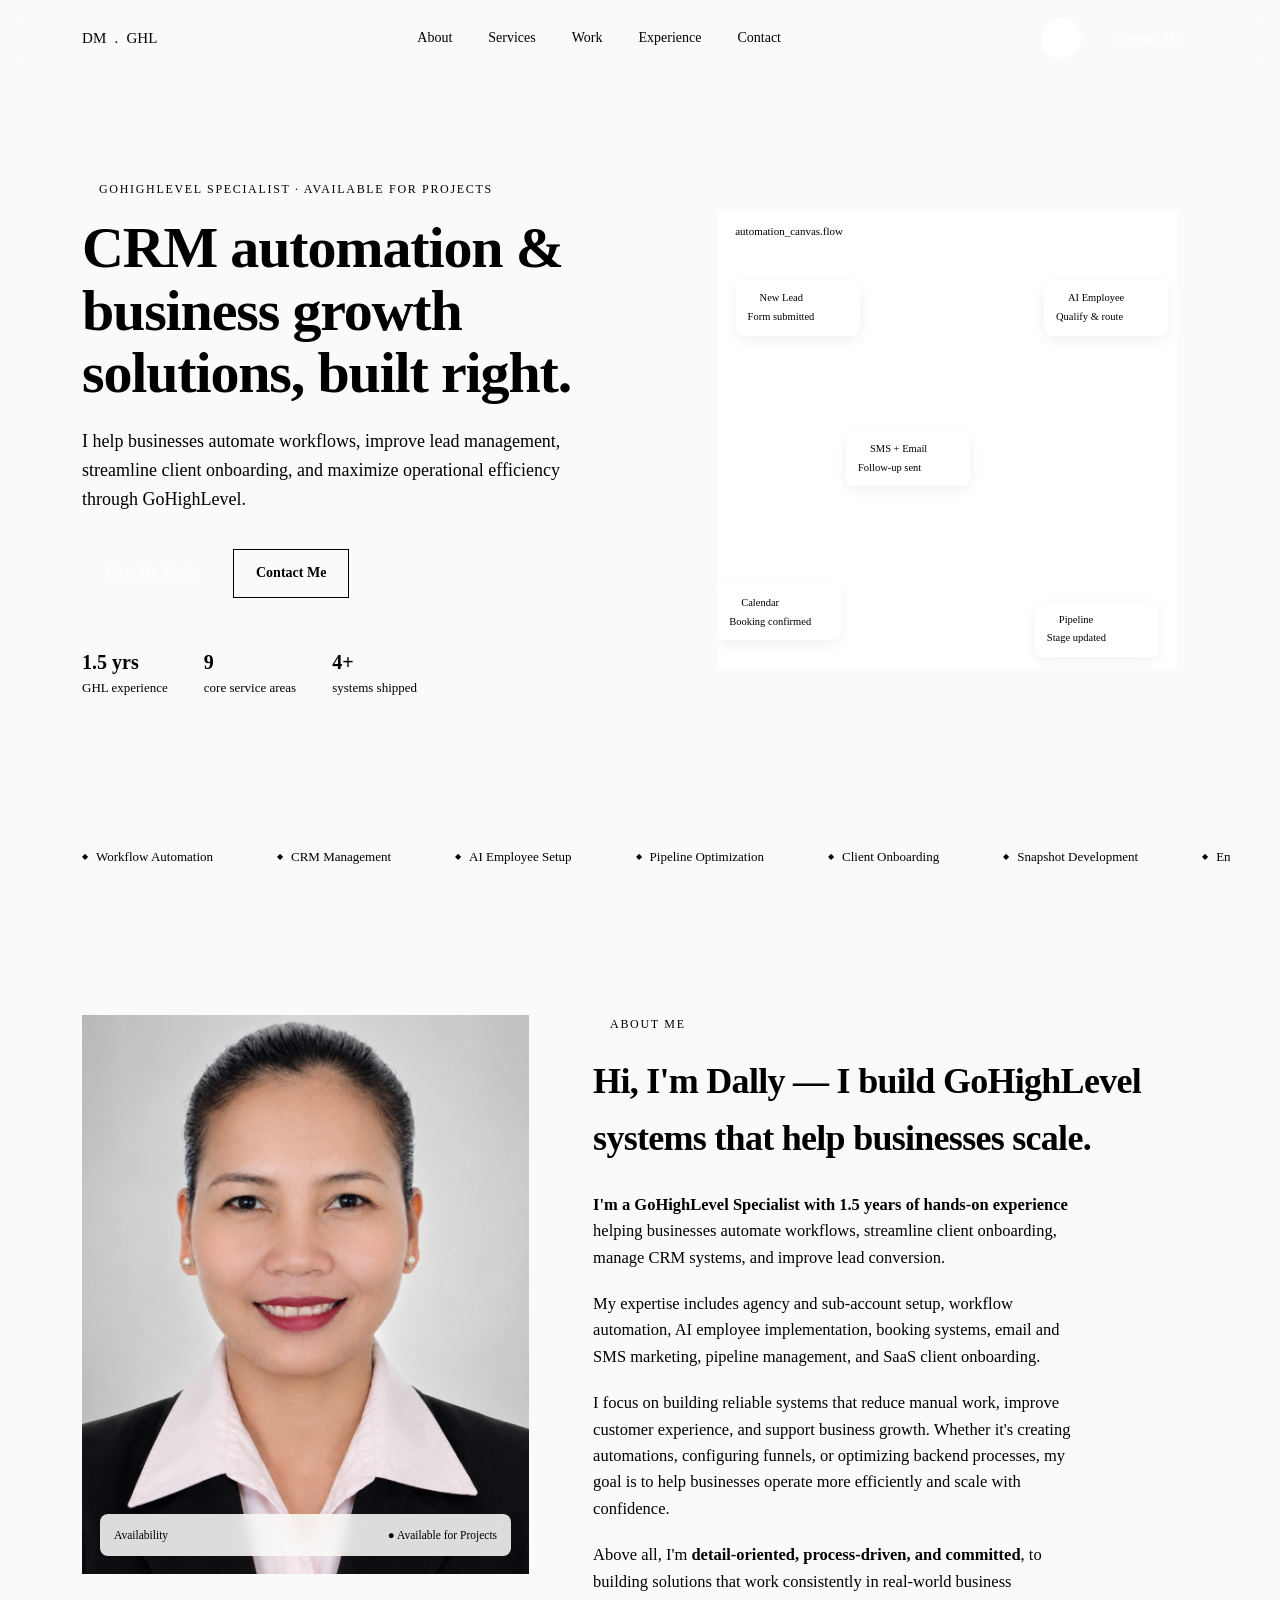
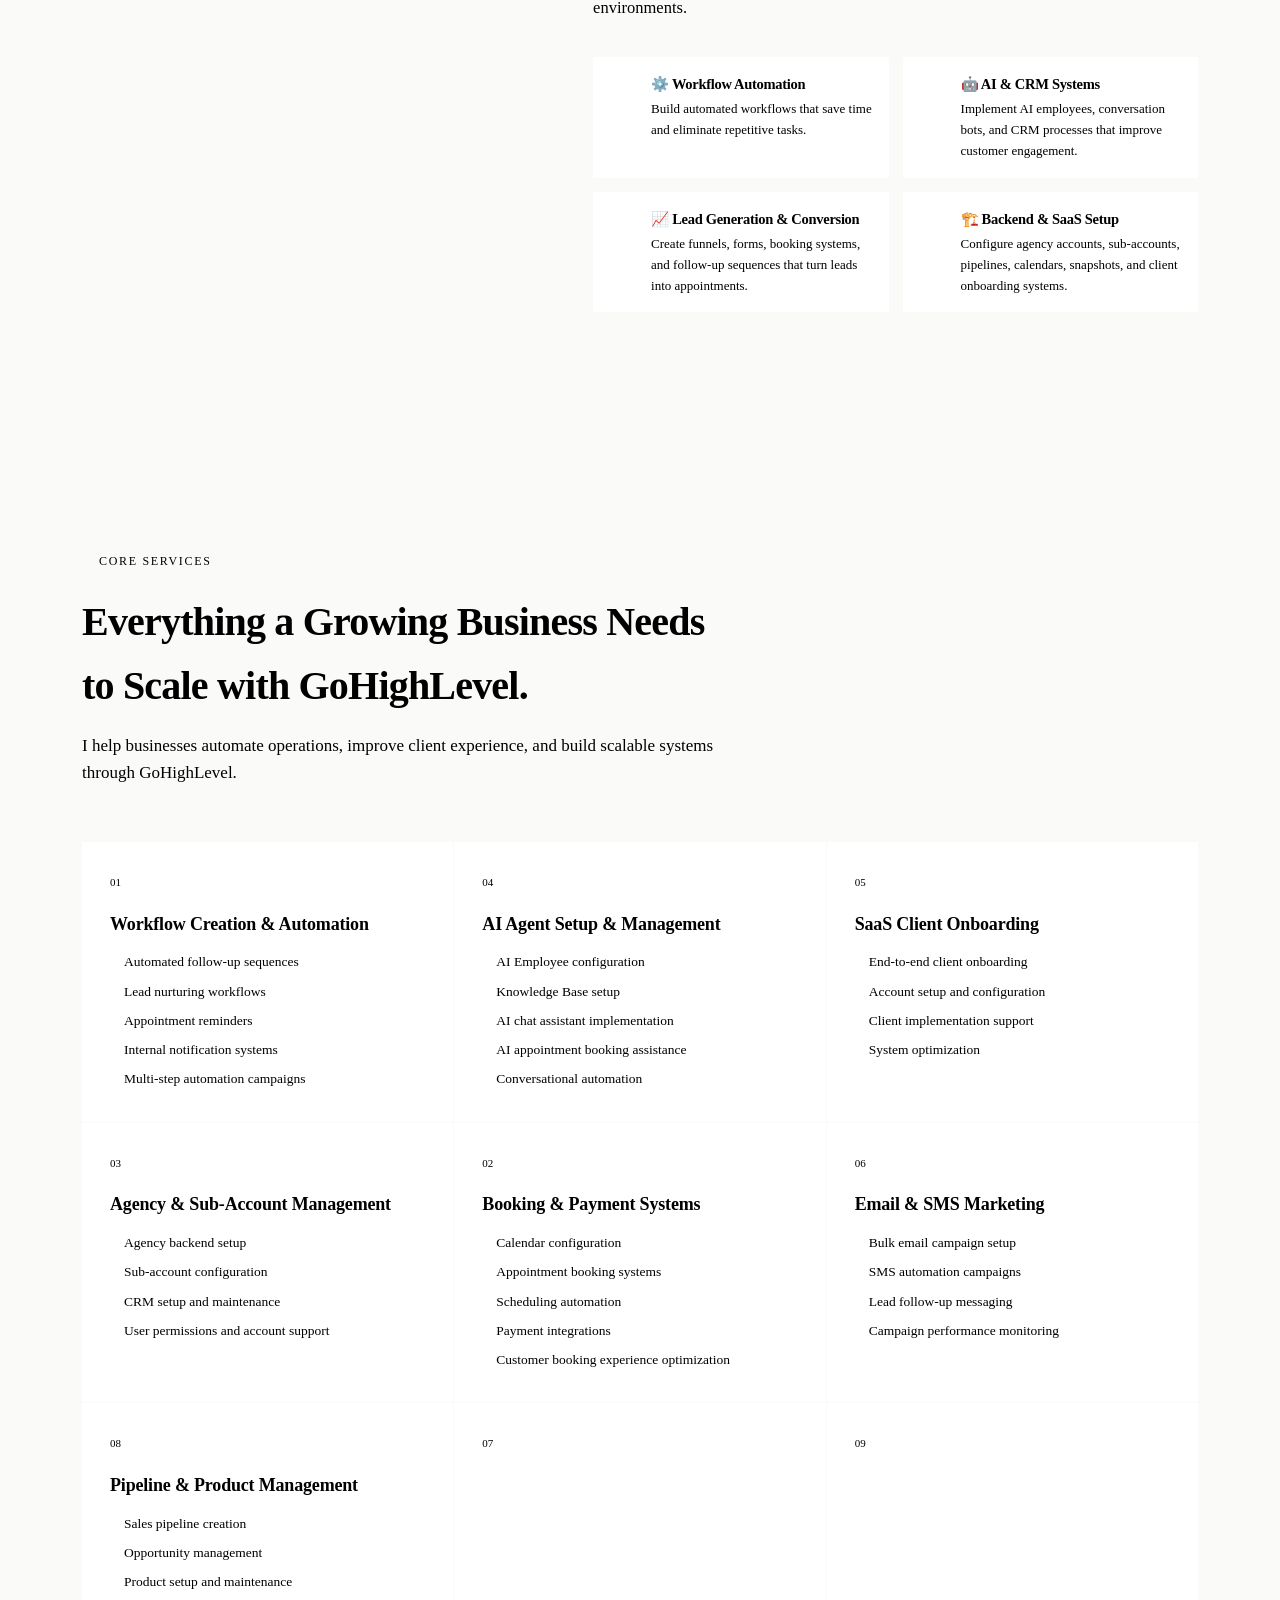
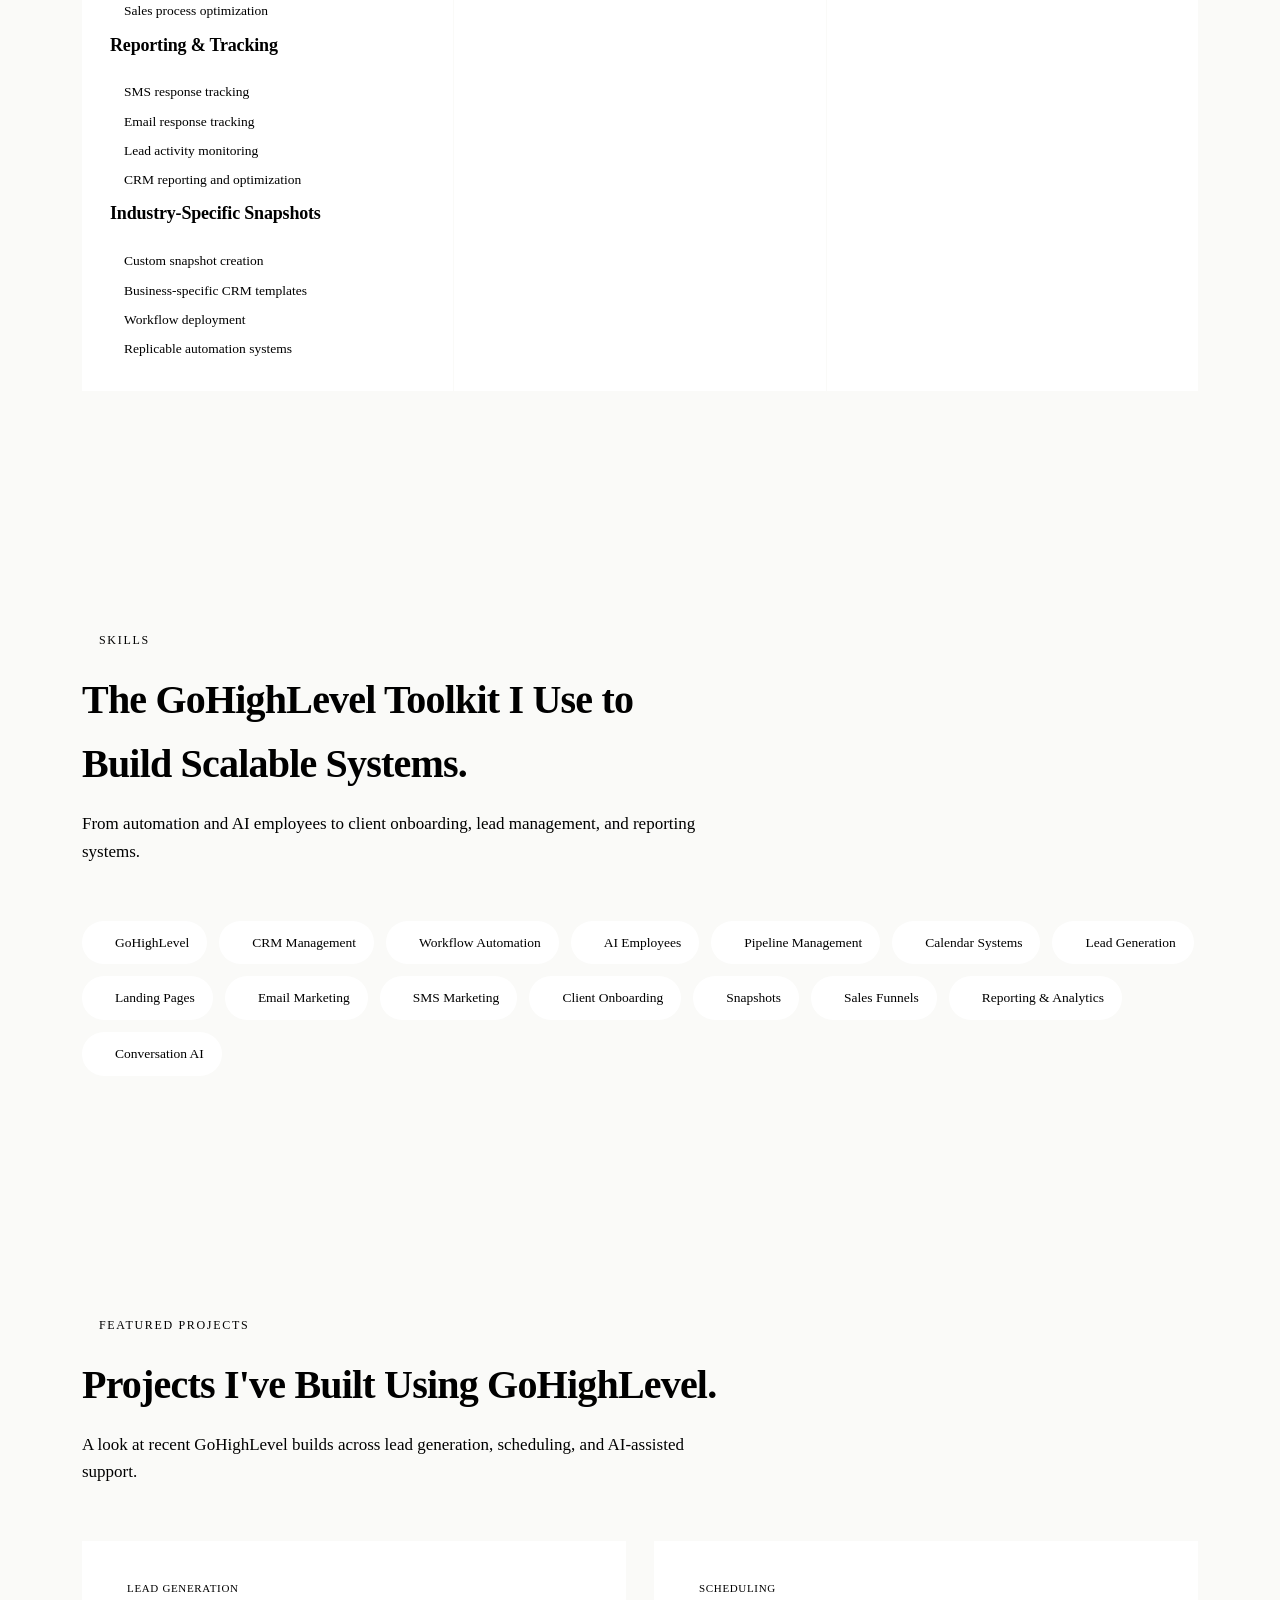
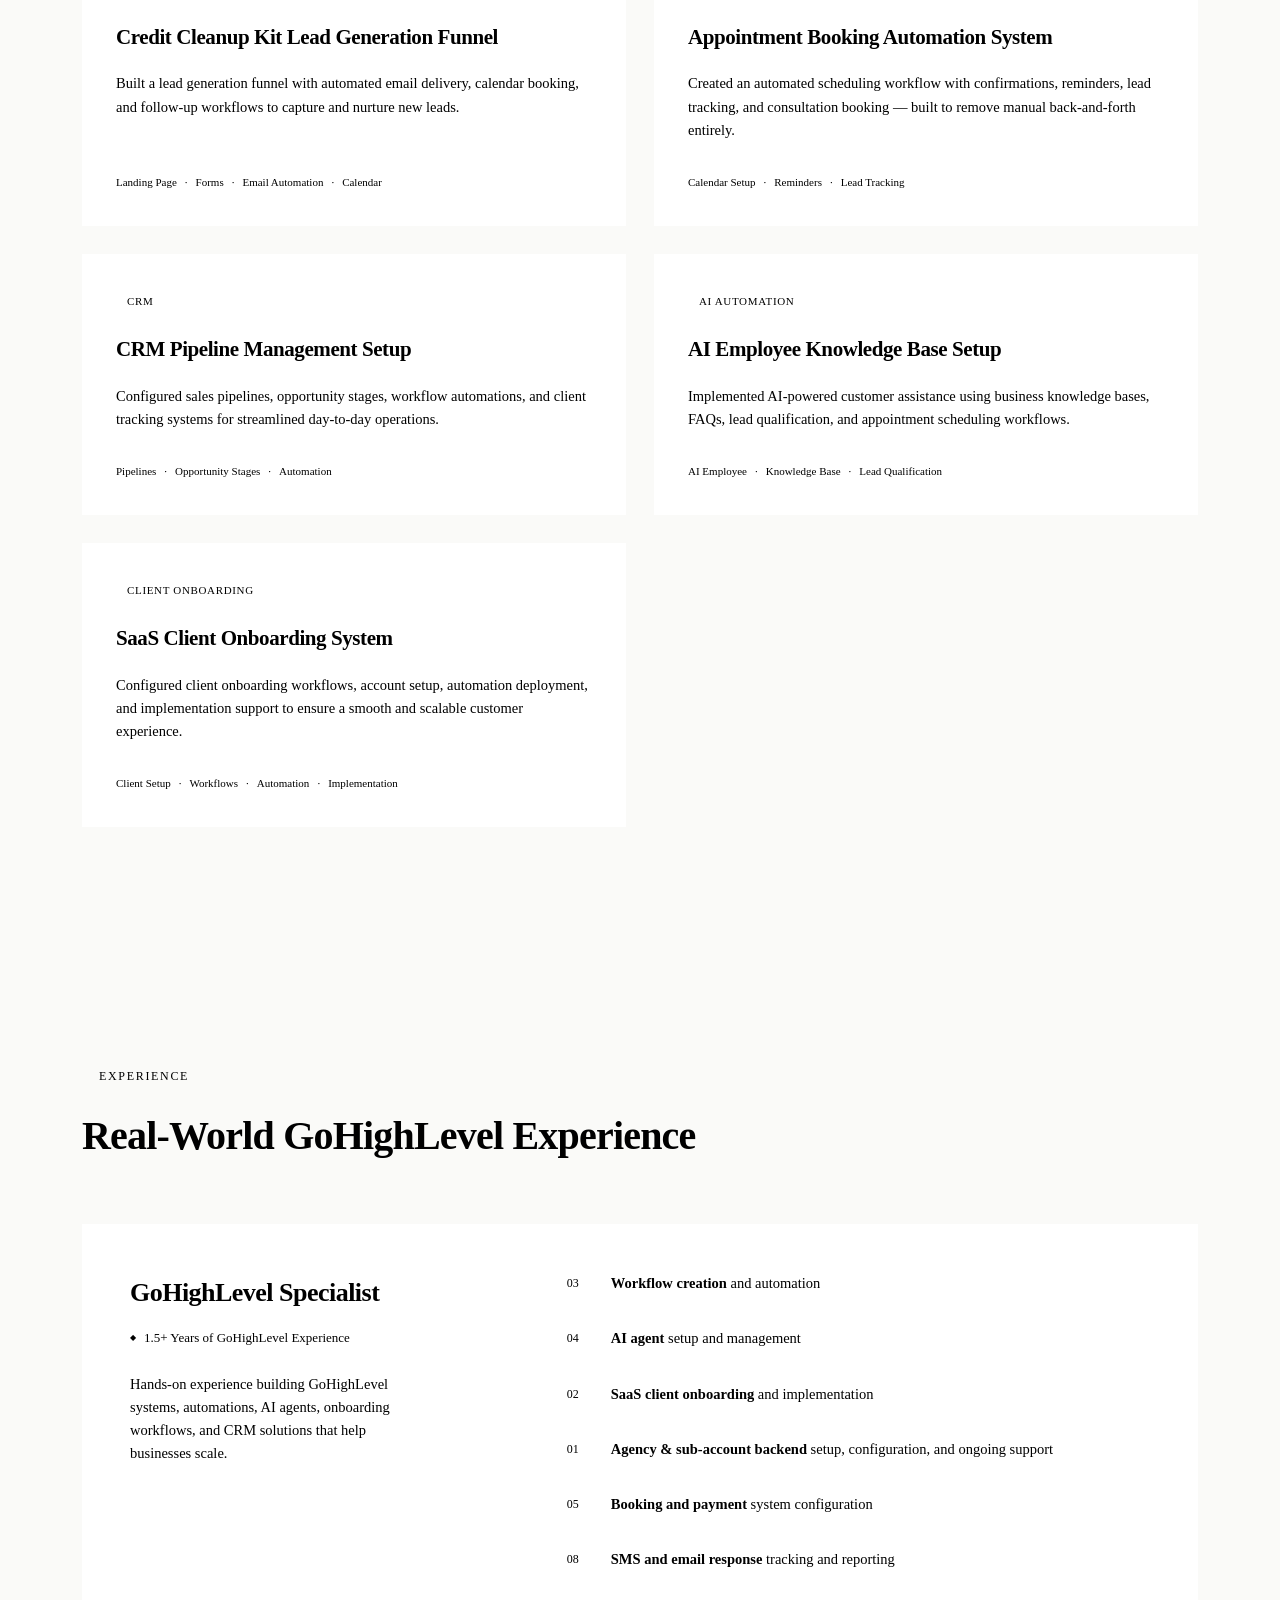
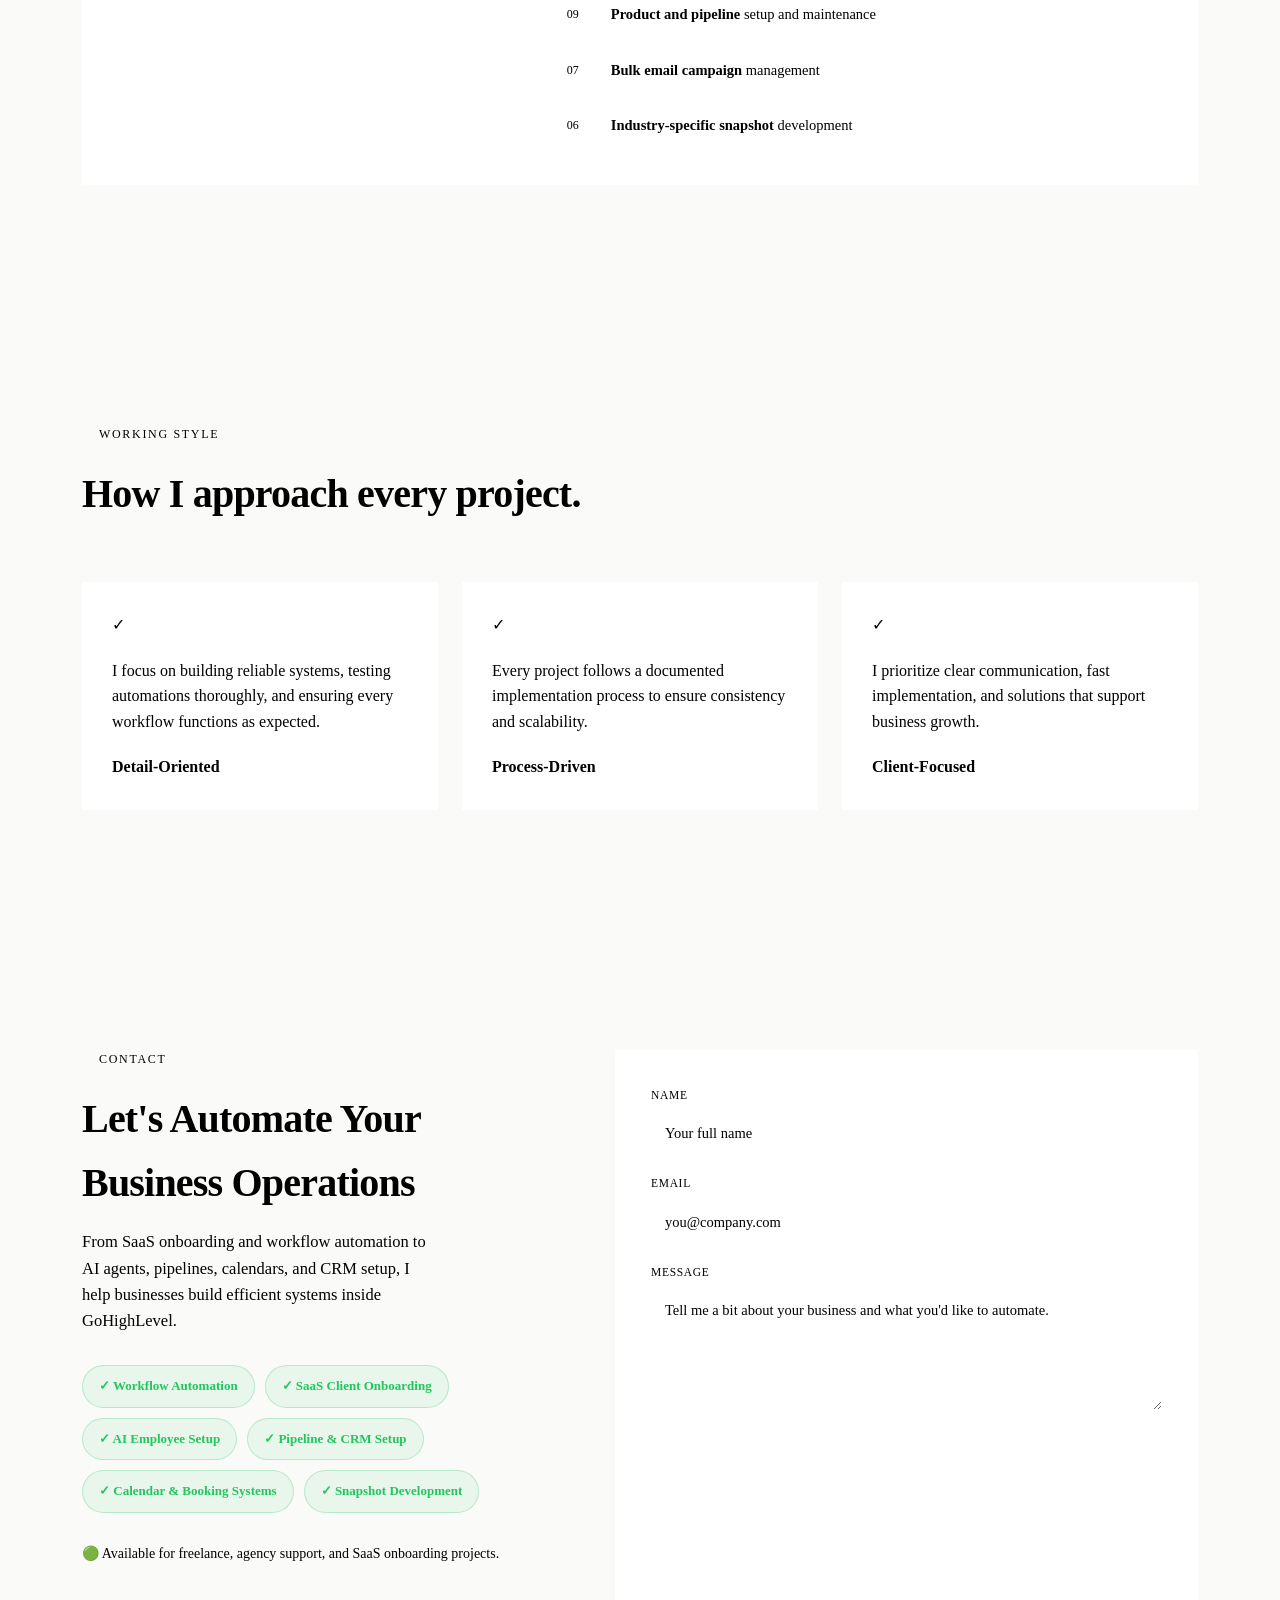
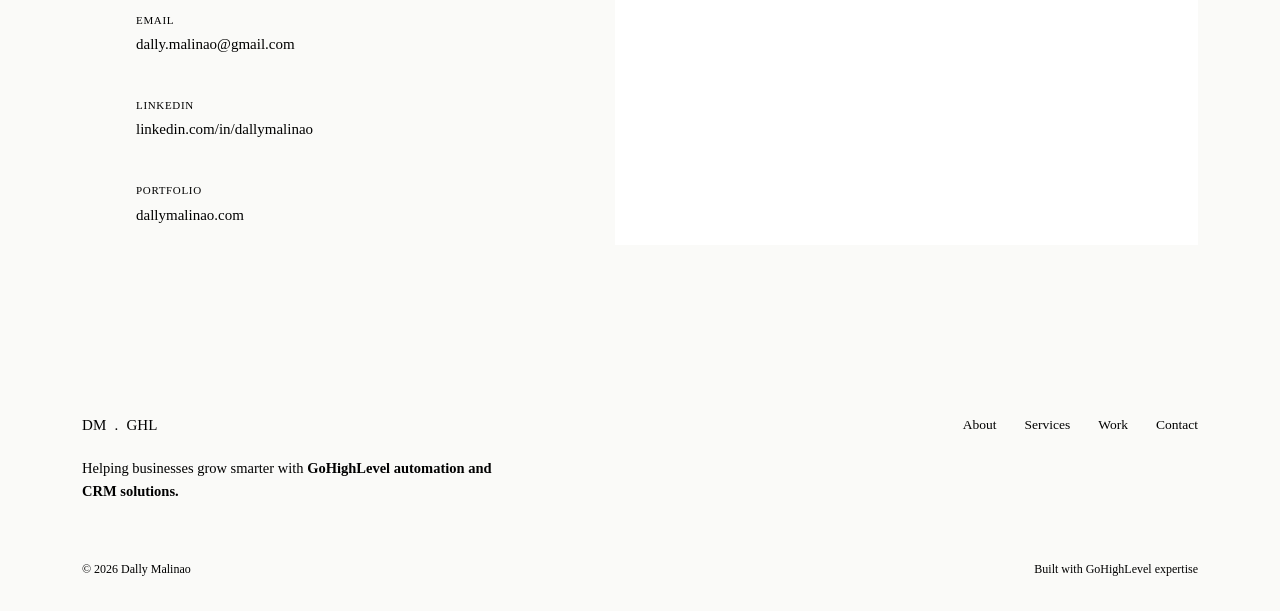
<file: ghl-portfolio.html>
<!DOCTYPE html>
<html lang="en">
<head>
<meta charset="UTF-8">
<meta name="viewport" content="width=device-width, initial-scale=1.0">
<title>Dally Malinao — GoHighLevel Specialist</title>
<meta name="description" content="GoHighLevel Specialist helping businesses automate workflows, manage CRM systems, and grow smarter.">

<link rel="preconnect" href="https://fonts.googleapis.com">
<link rel="preconnect" href="https://fonts.gstatic.com" crossorigin>
<link href="https://fonts.googleapis.com/css2?family=Space+Grotesk:wght@400;500;600;700&family=Inter:wght@400;500;600;700&family=JetBrains+Mono:wght@400;500&display=swap" rel="stylesheet">

<style>
/* ============ TOKENS ============ */
:root {
    --bg: #FAFAF8;
    --surface: #FFFFFF;
    ...
    color-scheme: light;
}

/* Service Highlights */
.service-highlights {
    display: flex;
    flex-wrap: wrap;
    gap: 10px;
    margin: 30px 0;
}

.service-highlights span {
    padding: 10px 16px;
    background: rgba(34, 197, 94, 0.08);
    border: 1px solid rgba(34, 197, 94, 0.25);
    border-radius: 50px;
    color: #22c55e;
    font-size: 13px;
    font-weight: 600;
    transition: all 0.3s ease;
}

.service-highlights span:hover {
    transform: translateY(-2px);
    border-color: #22c55e;
}

html.dark {
  --bg: #0A0F0C;
  --surface: #111712;
  --surface-2: #161E18;
  --border: #232B25;
  --text: #E9EDE9;
  --text-dim: #98A39C;
  --text-faint: #5C6760;
  --green: #2FB86B;
  --green-bright: #3DDC84;
  --gold: #C9A227;
  --gold-bright: #E0BC4A;
  --on-accent: #0A0F0C;
  --shadow: 0 1px 2px rgba(0,0,0,0.3), 0 12px 32px rgba(0,0,0,0.4);
  --grid-line: rgba(233,237,233,0.05);
  color-scheme: dark;
}

* { margin: 0; padding: 0; box-sizing: border-box; }

html { scroll-behavior: smooth; }

body {
  background: var(--bg);
  color: var(--text);
  font-family: var(--font-body);
  line-height: 1.6;
  font-size: 16px;
  -webkit-font-smoothing: antialiased;
  transition: background 0.4s ease, color 0.4s ease;
  overflow-x: hidden;
}

@media (prefers-reduced-motion: reduce) {
  *, *::before, *::after {
    animation-duration: 0.01ms !important;
    animation-iteration-count: 1 !important;
    transition-duration: 0.01ms !important;
    scroll-behavior: auto !important;
  }
}

img, svg { display: block; max-width: 100%; }
a { color: inherit; text-decoration: none; }
ul { list-style: none; }
button { font-family: inherit; cursor: pointer; }

::selection { background: var(--green); color: var(--on-accent); }

:focus-visible {
  outline: 2px solid var(--green-bright);
  outline-offset: 3px;
  border-radius: 4px;
}

.container {
  max-width: 1180px;
  margin: 0 auto;
  padding: 0 32px;
}

.eyebrow {
  font-family: var(--font-mono);
  font-size: 12px;
  letter-spacing: 0.14em;
  text-transform: uppercase;
  color: var(--green);
  display: flex;
  align-items: center;
  gap: 10px;
  margin-bottom: 18px;
}
.eyebrow::before {
  content: '';
  width: 7px;
  height: 7px;
  border-radius: 50%;
  background: var(--green-bright);
  box-shadow: 0 0 0 3px color-mix(in srgb, var(--green-bright) 20%, transparent);
}

h1, h2, h3, h4 {
  font-family: var(--font-display);
  font-weight: 600;
  letter-spacing: -0.02em;
  color: var(--text);
}

.section-head {
  max-width: 640px;
  margin-bottom: 56px;
}
.section-head h2 {
  font-size: clamp(28px, 3.4vw, 40px);
  margin-bottom: 14px;
}
.section-head p {
  color: var(--text-dim);
  font-size: 17px;
}

section { position: relative; padding: 120px 0; }
@media (max-width: 768px) { section { padding: 80px 0; } }

/* faint background grid texture, ties to "system / canvas" motif */
.grid-bg {
  position: absolute; inset: 0;
  background-image:
    linear-gradient(var(--grid-line) 1px, transparent 1px),
    linear-gradient(90deg, var(--grid-line) 1px, transparent 1px);
  background-size: 64px 64px;
  mask-image: radial-gradient(ellipse 80% 60% at 50% 0%, black 40%, transparent 100%);
  pointer-events: none;
}

/* ============ NAV ============ */
header {
  position: fixed;
  top: 0; left: 0; right: 0;
  z-index: 100;
  background: color-mix(in srgb, var(--bg) 78%, transparent);
  backdrop-filter: blur(14px);
  border-bottom: 1px solid var(--border);
  transition: background 0.4s ease, border-color 0.4s ease;
}
.nav-inner {
  max-width: 1180px;
  margin: 0 auto;
  padding: 18px 32px;
  display: flex;
  align-items: center;
  justify-content: space-between;
}
.logo {
  font-family: var(--font-mono);
  font-size: 15px;
  font-weight: 500;
  display: flex;
  align-items: center;
  gap: 8px;
  letter-spacing: 0.01em;
}
.logo .dot { color: var(--gold-bright); }

.nav-links {
  display: flex;
  gap: 36px;
  font-size: 14px;
  font-weight: 500;
  color: var(--text-dim);
}
.nav-links a { transition: color 0.2s ease; position: relative; }
.nav-links a:hover { color: var(--text); }

.nav-right { display: flex; align-items: center; gap: 18px; }

.theme-toggle {
  width: 40px; height: 40px;
  border-radius: 50%;
  border: 1px solid var(--border);
  background: var(--surface);
  display: flex; align-items: center; justify-content: center;
  transition: border-color 0.2s ease, transform 0.2s ease;
}
.theme-toggle:hover { border-color: var(--green); transform: translateY(-1px); }
.theme-toggle svg { width: 18px; height: 18px; stroke: var(--text); }
.theme-toggle .sun { display: none; }
html.dark .theme-toggle .sun { display: block; }
html.dark .theme-toggle .moon { display: none; }

.btn {
  display: inline-flex;
  align-items: center;
  gap: 8px;
  padding: 12px 22px;
  border-radius: var(--radius-sm);
  font-size: 14px;
  font-weight: 600;
  font-family: var(--font-body);
  border: 1px solid transparent;
  transition: transform 0.2s ease, box-shadow 0.2s ease, background 0.2s ease, border-color 0.2s ease;
  white-space: nowrap;
}
.btn-primary {
  background: var(--green);
  color: #ffffff;
}
.btn-primary:hover { background: var(--green-bright); transform: translateY(-2px); box-shadow: 0 8px 20px color-mix(in srgb, var(--green) 35%, transparent); }
.btn-ghost {
  border-color: var(--border);
  color: var(--text);
  background: transparent;
}
.btn-ghost:hover { border-color: var(--gold); color: var(--gold-bright); transform: translateY(-2px); }
.btn-sm { padding: 9px 16px; font-size: 13px; }

.nav-cta { display: flex; }
.mobile-toggle {
  display: none;
  width: 40px; height: 40px;
  border-radius: 50%;
  border: 1px solid var(--border);
  background: var(--surface);
  align-items: center;
  justify-content: center;
}
.mobile-toggle svg { width: 18px; height: 18px; stroke: var(--text); }
.mobile-toggle .icon-close { display: none; }
.mobile-toggle.open .icon-menu { display: none; }
.mobile-toggle.open .icon-close { display: block; }

.mobile-panel {
  display: none;
  position: fixed;
  top: 73px; left: 0; right: 0;
  background: var(--bg);
  border-bottom: 1px solid var(--border);
  z-index: 99;
  padding: 8px 32px 24px;
  flex-direction: column;
  gap: 4px;
}
.mobile-panel.open { display: flex; }
.mobile-panel a {
  padding: 14px 4px;
  font-size: 15px;
  font-weight: 500;
  color: var(--text-dim);
  border-bottom: 1px solid var(--border);
}
.mobile-panel a:last-child { border-bottom: none; }
.mobile-panel a:hover { color: var(--text); }

@media (max-width: 860px) {
  .nav-links { display: none; }
  .nav-cta .btn-ghost { display: none; }
  .mobile-toggle { display: flex; }
}

/* ============ HERO ============ */
.hero {
  padding: 180px 0 120px;
  position: relative;
  overflow: hidden;
}
.hero-grid {
  display: grid;
  grid-template-columns: 1.05fr 0.95fr;
  gap: 60px;
  align-items: center;
}
@media (max-width: 980px) {
  .hero-grid { grid-template-columns: 1fr; }
  .hero { padding: 140px 0 80px; }
}

.hero h1 {
  font-size: clamp(34px, 5vw, 58px);
  line-height: 1.08;
  margin-bottom: 22px;
}
.hero h1 .accent { color: var(--green); }
.hero h1 .underline-gold {
  position: relative;
  white-space: nowrap;
}

.hero p.sub {
  font-size: 18px;
  color: var(--text-dim);
  max-width: 480px;
  margin-bottom: 36px;
}

.hero-actions { display: flex; gap: 14px; margin-bottom: 48px; flex-wrap: wrap; }

.hero-meta {
  display: flex;
  gap: 36px;
  font-family: var(--font-mono);
  font-size: 13px;
  color: var(--text-faint);
}
.hero-meta strong { color: var(--text); font-size: 20px; font-family: var(--font-display); display: block; font-weight: 600; }
@media (max-width: 480px) { .hero-meta { gap: 24px; } }

/* Hero visual: animated workflow canvas (signature element) */
.hero-visual {
  position: relative;
  width: 100%;
  max-width: 460px;
  aspect-ratio: 1/1;
  margin: 0 auto;
  justify-self: stretch;
}
.workflow-card {
  position: absolute;
  inset: 0;
  border-radius: var(--radius-md);
  background: var(--surface);
  border: 1px solid var(--border);
  box-shadow: var(--shadow);
  overflow: hidden;
}
.workflow-card-head {
  display: flex;
  align-items: center;
  justify-content: space-between;
  padding: 14px 18px;
  border-bottom: 1px solid var(--border);
  font-family: var(--font-mono);
  font-size: 11px;
  color: var(--text-faint);
}
.wf-dots { display: flex; gap: 6px; }
.wf-dots span { width: 8px; height: 8px; border-radius: 50%; background: var(--border); }
.workflow-canvas { position: relative; width: 100%; height: calc(100% - 41px); }

.wf-node {
  position: absolute;
  width: 124px;
  background: var(--surface-2);
  border: 1px solid var(--border);
  border-radius: 8px;
  padding: 10px 12px;
  font-family: var(--font-mono);
  font-size: 10.5px;
  color: var(--text-dim);
  box-shadow: 0 4px 14px rgba(0,0,0,0.06);
  animation: float 6s ease-in-out infinite;
}
.wf-node .wf-label { display: flex; align-items: center; gap: 6px; color: var(--text); font-weight: 500; margin-bottom: 2px; }
.wf-node .wf-icon-dot { width: 6px; height: 6px; border-radius: 50%; flex-shrink: 0; }
.wf-node.n1 { top: 6%; left: 4%; animation-delay: 0s; }
.wf-node.n2 { top: 6%; right: 2%; animation-delay: 1.2s; }
.wf-node.n3 { top: 42%; left: 28%; animation-delay: 0.6s; }
.wf-node.n4 { bottom: 8%; left: 0%; animation-delay: 1.8s; }
.wf-node.n5 { bottom: 4%; right: 4%; animation-delay: 0.3s; }

.wf-icon-dot.green { background: var(--green-bright); }
.wf-icon-dot.gold { background: var(--gold-bright); }

@keyframes float {
  0%, 100% { transform: translateY(0); }
  50% { transform: translateY(-6px); }
}

.workflow-canvas svg.connectors { position: absolute; inset: 0; width: 100%; height: 100%; overflow: visible; }
.connectors path {
  fill: none;
  stroke: var(--border);
  stroke-width: 1.5;
}
.connectors path.active {
  stroke: var(--green);
  stroke-dasharray: 4 5;
  animation: dash 18s linear infinite;
}
@keyframes dash { to { stroke-dashoffset: -200; } }

.pulse-dot {
  position: absolute;
  width: 6px; height: 6px;
  border-radius: 50%;
  background: var(--gold-bright);
  box-shadow: 0 0 0 4px color-mix(in srgb, var(--gold-bright) 25%, transparent);
  animation: travel 5s linear infinite;
  offset-rotate: 0deg;
}

/* ============ MARQUEE / TRUST STRIP ============ */
.trust-strip {
  border-top: 1px solid var(--border);
  border-bottom: 1px solid var(--border);
  padding: 28px 0;
  overflow: hidden;
}
.trust-track {
  display: flex;
  gap: 64px;
  font-family: var(--font-mono);
  font-size: 13px;
  color: var(--text-faint);
  white-space: nowrap;
  animation: scroll-x 28s linear infinite;
  width: max-content;
}
@keyframes scroll-x {
  from { transform: translateX(0); }
  to { transform: translateX(-50%); }
}
.trust-track span { display: flex; align-items: center; gap: 8px; }
.trust-track span::before { content: '◆'; color: var(--gold); font-size: 8px; }

/* ============ ABOUT ============ */
.about-grid {
  display: grid;
  grid-template-columns: 0.85fr 1.15fr;
  gap: 64px;
  align-items: start;
}
@media (max-width: 900px) { .about-grid { grid-template-columns: 1fr; gap: 40px; } }

.about-photo {
  position: sticky;
  top: 110px;
}
@media (max-width: 900px) {
  .about-photo { position: static; max-width: 340px; margin: 0 auto; }
}
.avatar-block {
  aspect-ratio: 4/5;
  border-radius: var(--radius-md);
  background: linear-gradient(160deg, var(--surface-2), var(--surface));
  border: 1px solid var(--border);
  display: flex;
  align-items: center;
  justify-content: center;
  position: relative;
  overflow: hidden;
}
  .profile-photo{
    width:100%;
    height:100%;
    object-fit:cover;
    display:block;
    border-radius:var(--radius-md);
}
.avatar-block::before {
  content: '';
  position: absolute; inset: 0;
  background-image: linear-gradient(var(--grid-line) 1px, transparent 1px), linear-gradient(90deg, var(--grid-line) 1px, transparent 1px);
  background-size: 28px 28px;
}
.avatar-mono {
  font-family: var(--font-display);
  font-size: 96px;
  font-weight: 600;
  background: linear-gradient(160deg, var(--green-bright), var(--gold-bright));
  -webkit-background-clip: text;
  background-clip: text;
  color: transparent;
  position: relative;
  z-index: 1;
}
.avatar-badge {
  position: absolute;
  bottom: 18px; left: 18px; right: 18px;
  background: color-mix(in srgb, var(--bg) 88%, transparent);
  backdrop-filter: blur(6px);
  border: 1px solid var(--border);
  border-radius: 8px;
  padding: 12px 14px;
  font-family: var(--font-mono);
  font-size: 11.5px;
  color: var(--text-dim);
  display: flex;
  justify-content: space-between;
  z-index: 2;
}
.avatar-badge strong { color: var(--green-bright); font-weight: 500; }

.about-copy p { color: var(--text-dim); font-size: 16.5px; margin-bottom: 20px; max-width: 60ch; }
.about-copy p strong { color: var(--text); font-weight: 600; }

.trait-list {
  display: grid;
  grid-template-columns: 1fr 1fr;
  gap: 14px;
  margin-top: 36px;
}
@media (max-width: 540px) { .trait-list { grid-template-columns: 1fr; } }
.trait-item {
  display: flex;
  gap: 12px;
  align-items: flex-start;
  padding: 16px;
  border: 1px solid var(--border);
  border-radius: var(--radius-sm);
  background: var(--surface);
}
.trait-item .ti-icon {
  width: 30px; height: 30px;
  border-radius: 7px;
  background: color-mix(in srgb, var(--green) 12%, transparent);
  display: flex; align-items: center; justify-content: center;
  flex-shrink: 0;
}
.trait-item .ti-icon svg { width: 15px; height: 15px; stroke: var(--green); }
.trait-item h4 { font-size: 14.5px; font-family: var(--font-body); font-weight: 600; margin-bottom: 3px; }
.trait-item p { font-size: 13px; color: var(--text-faint); margin: 0; }

/* ============ SERVICES ============ */
.services-grid {
  display: grid;
  grid-template-columns: repeat(3, 1fr);
  gap: 1px;
  background: var(--border);
  border: 1px solid var(--border);
  border-radius: var(--radius-md);
  overflow: hidden;
}
@media (max-width: 900px) { .services-grid { grid-template-columns: repeat(2, 1fr); } }
@media (max-width: 600px) { .services-grid { grid-template-columns: 1fr; } }

.service-card {
  background: var(--surface);
  padding: 32px 28px;
  transition: background 0.25s ease;
  position: relative;
}
.service-card:hover { background: var(--surface-2); }
.service-num {
  font-family: var(--font-mono);
  font-size: 11px;
  color: var(--text-faint);
  margin-bottom: 18px;
  display: block;
}
.service-card h3 {
  font-size: 18px;
  margin-bottom: 14px;
  font-family: var(--font-body);
  font-weight: 700;
  letter-spacing: -0.01em;
}
.service-card ul { display: flex; flex-direction: column; gap: 9px; }
.service-card li {
  font-size: 13.5px;
  color: var(--text-dim);
  display: flex;
  gap: 9px;
  align-items: flex-start;
  line-height: 1.5;
}
.service-card li::before {
  content: '';
  width: 5px; height: 5px;
  border-radius: 50%;
  background: var(--gold);
  margin-top: 7px;
  flex-shrink: 0;
}

/* ============ SKILLS ============ */
.skills-cloud {
  display: flex;
  flex-wrap: wrap;
  gap: 12px;
}
.skill-pill {
  font-family: var(--font-mono);
  font-size: 13.5px;
  padding: 11px 18px;
  border: 1px solid var(--border);
  border-radius: 999px;
  background: var(--surface);
  color: var(--text-dim);
  display: flex;
  align-items: center;
  gap: 9px;
  transition: border-color 0.25s ease, color 0.25s ease, transform 0.25s ease;
}
.skill-pill:hover {
  border-color: var(--green);
  color: var(--text);
  transform: translateY(-2px);
}
.skill-pill .sp-dot { width: 6px; height: 6px; border-radius: 50%; background: var(--green-bright); }
.skill-pill:nth-child(3n+2) .sp-dot { background: var(--gold-bright); }

/* ============ PROJECTS ============ */
.projects-grid {
  display: grid;
  grid-template-columns: 1fr 1fr;
  gap: 28px;
}
@media (max-width: 800px) { .projects-grid { grid-template-columns: 1fr; } }

.project-card {
  border: 1px solid var(--border);
  border-radius: var(--radius-md);
  background: var(--surface);
  padding: 34px;
  display: flex;
  flex-direction: column;
  gap: 18px;
  transition: transform 0.3s ease, box-shadow 0.3s ease, border-color 0.3s ease;
}
.project-card:hover {
  transform: translateY(-5px);
  box-shadow: var(--shadow);
  border-color: color-mix(in srgb, var(--green) 35%, var(--border));
}
.project-tag {
  display: inline-flex;
  align-self: flex-start;
  font-family: var(--font-mono);
  font-size: 11px;
  letter-spacing: 0.06em;
  text-transform: uppercase;
  color: var(--green);
  background: color-mix(in srgb, var(--green) 10%, transparent);
  padding: 5px 11px;
  border-radius: 5px;
}
.project-card h3 { font-size: 21px; font-family: var(--font-body); font-weight: 700; }
.project-card p { color: var(--text-dim); font-size: 14.5px; flex-grow: 1; }
.project-stack {
  display: flex;
  flex-wrap: wrap;
  gap: 8px;
  padding-top: 14px;
  border-top: 1px solid var(--border);
}
.project-stack span {
  font-family: var(--font-mono);
  font-size: 11px;
  color: var(--text-faint);
}
.project-stack span:not(:last-child)::after { content: '·'; margin-left: 8px; color: var(--border); }

/* ============ EXPERIENCE ============ */
.exp-wrap {
  border: 1px solid var(--border);
  border-radius: var(--radius-md);
  background: var(--surface);
  padding: 48px;
  display: grid;
  grid-template-columns: 0.8fr 1.2fr;
  gap: 48px;
}
@media (max-width: 860px) { .exp-wrap { grid-template-columns: 1fr; padding: 32px 24px; gap: 32px; } }

.exp-left h3 { font-size: 26px; margin-bottom: 8px; }
.exp-tenure {
  display: inline-flex;
  align-items: center;
  gap: 8px;
  font-family: var(--font-mono);
  font-size: 13px;
  color: var(--gold-bright);
  margin-bottom: 24px;
}
.exp-tenure::before { content: '◆'; font-size: 8px; }
.exp-left p { color: var(--text-dim); font-size: 14.5px; max-width: 36ch; }

.exp-list { display: flex; flex-direction: column; }
.exp-row {
  display: flex;
  gap: 18px;
  padding: 16px 0;
  border-bottom: 1px solid var(--border);
}
.exp-row:last-child { border-bottom: none; padding-bottom: 0; }
.exp-row:first-child { padding-top: 0; }
.exp-row .er-mark {
  font-family: var(--font-mono);
  font-size: 12px;
  color: var(--green-bright);
  flex-shrink: 0;
  width: 26px;
  padding-top: 2px;
}
.exp-row p { font-size: 14.5px; color: var(--text-dim); }
.exp-row p strong { color: var(--text); font-weight: 600; }

/* ============ TESTIMONIALS ============ */
.testimonial-grid {
  display: grid;
  grid-template-columns: repeat(3, 1fr);
  gap: 24px;
}
@media (max-width: 900px) { .testimonial-grid { grid-template-columns: 1fr; } }

.testimonial-card {
  border: 1px solid var(--border);
  border-radius: var(--radius-md);
  background: var(--surface);
  padding: 30px;
  display: flex;
  flex-direction: column;
  gap: 20px;
}
.t-quote-mark {
  font-family: var(--font-display);
  font-size: 40px;
  color: var(--gold);
  line-height: 1;
  height: 28px;
}
.testimonial-card p.t-body {
  font-size: 15px;
  color: var(--text-dim);
  flex-grow: 1;
  line-height: 1.65;
}
.t-author {
  display: flex;
  align-items: center;
  gap: 12px;
  padding-top: 16px;
  border-top: 1px solid var(--border);
}
.t-avatar {
  width: 38px; height: 38px;
  border-radius: 50%;
  background: linear-gradient(160deg, var(--green-bright), var(--gold-bright));
  display: flex; align-items: center; justify-content: center;
  font-family: var(--font-display);
  font-weight: 600;
  font-size: 14px;
  color: #fff;
  flex-shrink: 0;
}
.t-author-name { font-size: 13.5px; font-weight: 600; }
.t-author-role { font-size: 12px; color: var(--text-faint); }

/* ============ CONTACT ============ */
.contact-wrap {
  display: grid;
  grid-template-columns: 0.9fr 1.1fr;
  gap: 56px;
}
@media (max-width: 900px) { .contact-wrap { grid-template-columns: 1fr; gap: 40px; } }

.contact-info-list { display: flex; flex-direction: column; gap: 4px; margin-top: 28px; }
.contact-info-row {
  display: flex;
  align-items: center;
  gap: 16px;
  padding: 18px 0;
  border-bottom: 1px solid var(--border);
}
.contact-info-row .ci-icon {
  width: 38px; height: 38px;
  border-radius: 8px;
  border: 1px solid var(--border);
  display: flex; align-items: center; justify-content: center;
  flex-shrink: 0;
}
.contact-info-row .ci-icon svg { width: 17px; height: 17px; stroke: var(--green); }
.contact-info-row .ci-label { font-family: var(--font-mono); font-size: 11px; color: var(--text-faint); text-transform: uppercase; letter-spacing: 0.06em; margin-bottom: 2px; }
.contact-info-row .ci-value { font-size: 15px; font-weight: 500; }
.contact-info-row a.ci-value:hover { color: var(--green); }

.form-card {
  border: 1px solid var(--border);
  border-radius: var(--radius-md);
  background: var(--surface);
  padding: 36px;
}
.form-row { margin-bottom: 20px; }
.form-row label {
  display: block;
  font-family: var(--font-mono);
  font-size: 11.5px;
  text-transform: uppercase;
  letter-spacing: 0.06em;
  color: var(--text-faint);
  margin-bottom: 9px;
}
.form-row input, .form-row textarea {
  width: 100%;
  background: var(--surface-2);
  border: 1px solid var(--border);
  border-radius: 7px;
  padding: 12px 14px;
  font-family: var(--font-body);
  font-size: 14.5px;
  color: var(--text);
  transition: border-color 0.2s ease;
}
.form-row input::placeholder, .form-row textarea::placeholder { color: var(--text-faint); }
.form-row input:focus, .form-row textarea:focus {
  outline: none;
  border-color: var(--green);
}
.form-row textarea { resize: vertical; min-height: 120px; }
.form-submit { width: 100%; justify-content: center; margin-top: 4px; }
    .availability-badge{
    margin:24px 0;
    color:var(--green-bright);
    font-size:14px;
    font-weight:500;
}

/* ============ FOOTER ============ */
footer {
  border-top: 1px solid var(--border);
  padding: 48px 0 32px;
}
.footer-inner {
  display: flex;
  justify-content: space-between;
  align-items: center;
  gap: 24px;
  flex-wrap: wrap;
}
.footer-tagline {
  font-size: 14.5px;
  color: var(--text-dim);
  max-width: 420px;
}
.footer-tagline strong { color: var(--text); }
.footer-links { display: flex; gap: 28px; font-size: 13.5px; color: var(--text-faint); }
.footer-links a:hover { color: var(--green); }
.footer-bottom {
  margin-top: 32px;
  padding-top: 24px;
  border-top: 1px solid var(--border);
  font-family: var(--font-mono);
  font-size: 12px;
  color: var(--text-faint);
  display: flex;
  justify-content: space-between;
  flex-wrap: wrap;
  gap: 12px;
}

/* ============ REVEAL ON SCROLL ============ */
.reveal {
  opacity: 0;
  transform: translateY(24px);
  transition: opacity 0.7s ease, transform 0.7s ease;
}
.reveal.in { opacity: 1; transform: translateY(0); }

/* stagger helper */
.stagger > * { transition-delay: calc(var(--i, 0) * 70ms); }
</style>
</head>
<body>

<!-- ============ NAV ============ -->
<header>
  <div class="nav-inner">
    <a href="#top" class="logo">DM<span class="dot">.</span>GHL</a>
    <nav class="nav-links">
      <a href="#about">About</a>
      <a href="#services">Services</a>
      <a href="#projects">Work</a>
      <a href="#experience">Experience</a>
      <a href="#contact">Contact</a>
    </nav>
    <div class="nav-right">
      <button class="theme-toggle" id="themeToggle" aria-label="Toggle dark mode">
        <svg class="moon" viewBox="0 0 24 24" fill="none" stroke-width="2" stroke-linecap="round" stroke-linejoin="round"><path d="M21 12.79A9 9 0 1 1 11.21 3 7 7 0 0 0 21 12.79z"/></svg>
        <svg class="sun" viewBox="0 0 24 24" fill="none" stroke-width="2" stroke-linecap="round" stroke-linejoin="round"><circle cx="12" cy="12" r="4"/><path d="M12 2v2M12 20v2M4.93 4.93l1.41 1.41M17.66 17.66l1.41 1.41M2 12h2M20 12h2M6.34 17.66l-1.41 1.41M19.07 4.93l-1.41 1.41"/></svg>
      </button>
      <div class="nav-cta">
        <a href="#contact" class="btn btn-primary btn-sm">Contact Me</a>
      </div>
      <button class="mobile-toggle" id="mobileToggle" aria-label="Toggle menu" aria-expanded="false">
        <svg class="icon-menu" viewBox="0 0 24 24" fill="none" stroke="currentColor" stroke-width="2" stroke-linecap="round" stroke-linejoin="round"><path d="M3 6h18M3 12h18M3 18h18"/></svg>
        <svg class="icon-close" viewBox="0 0 24 24" fill="none" stroke="currentColor" stroke-width="2" stroke-linecap="round" stroke-linejoin="round"><path d="M18 6L6 18M6 6l12 12"/></svg>
      </button>
    </div>
  </div>
  <nav class="mobile-panel" id="mobilePanel">
    <a href="#about">About</a>
    <a href="#services">Services</a>
    <a href="#projects">Work</a>
    <a href="#experience">Experience</a>
    <a href="#contact">Contact</a>
  </nav>
</header>

<main id="top">

<!-- ============ HERO ============ -->
<section class="hero">
  <div class="grid-bg"></div>
  <div class="container hero-grid">
    <div>
      <div class="eyebrow">GoHighLevel Specialist · Available for projects</div>
      <h1>CRM automation &amp; <span class="accent">business growth</span> solutions, built right.</h1>
      <p class="sub">I help businesses automate workflows, improve lead management, streamline client onboarding, and maximize operational efficiency through GoHighLevel.</p>
      <div class="hero-actions">
        <a href="#projects" class="btn btn-primary">View My Work</a>
        <a href="#contact" class="btn btn-ghost">Contact Me</a>
      </div>
      <div class="hero-meta">
        <div><strong>1.5 yrs</strong>GHL experience</div>
        <div><strong>9</strong>core service areas</div>
        <div><strong>4+</strong>systems shipped</div>
      </div>
    </div>

    <div class="hero-visual">
      <div class="workflow-card">
        <div class="workflow-card-head">
          <span>automation_canvas.flow</span>
          <div class="wf-dots"><span></span><span></span><span></span></div>
        </div>
        <div class="workflow-canvas" id="wfCanvas">
          <svg class="connectors" id="wfSvg"></svg>
          <div class="wf-node n1"><div class="wf-label"><span class="wf-icon-dot green"></span>New Lead</div>Form submitted</div>
          <div class="wf-node n2"><div class="wf-label"><span class="wf-icon-dot gold"></span>AI Employee</div>Qualify &amp; route</div>
          <div class="wf-node n3"><div class="wf-label"><span class="wf-icon-dot green"></span>SMS + Email</div>Follow-up sent</div>
          <div class="wf-node n4"><div class="wf-label"><span class="wf-icon-dot gold"></span>Calendar</div>Booking confirmed</div>
          <div class="wf-node n5"><div class="wf-label"><span class="wf-icon-dot green"></span>Pipeline</div>Stage updated</div>
        </div>
      </div>
    </div>
  </div>
</section>

<!-- ============ TRUST STRIP ============ -->
<div class="trust-strip">
  <div class="container" style="overflow:hidden;">
    <div class="trust-track">
      <span>Workflow Automation</span>
      <span>CRM Management</span>
      <span>AI Employee Setup</span>
      <span>Pipeline Optimization</span>
      <span>Client Onboarding</span>
      <span>Snapshot Development</span>
      <span>Email &amp; SMS Marketing</span>
      <span>Workflow Automation</span>
      <span>CRM Management</span>
      <span>AI Employee Setup</span>
      <span>Pipeline Optimization</span>
      <span>Client Onboarding</span>
      <span>Snapshot Development</span>
      <span>Email &amp; SMS Marketing</span>
    </div>
  </div>
</div>

<!-- ============ ABOUT ============ -->
<section id="about">
  <div class="container">
    <div class="about-grid">
      <div class="about-photo reveal">
        <div class="avatar-block">
          <img src="dally-profile.png"
     alt="Dally Malinao"
     class="profile-photo">
          <div class="avatar-badge">
            <span>Availability</span>
            <strong>● Available for Projects</strong>
          </div>
        </div>
      </div>
      <div class="about-copy">
        <div class="eyebrow">About Me</div>
        <h2 class="reveal" style="font-size:clamp(26px,3vw,36px); margin-bottom:24px;">Hi, I'm Dally — I build GoHighLevel systems that help businesses scale.</h2>
        <p class="reveal"><strong>I'm a GoHighLevel Specialist with 1.5 years of hands-on experience</strong> helping businesses automate workflows, streamline client onboarding, manage CRM systems, and improve lead conversion. </p>
        <p class="reveal">My expertise includes agency and sub-account setup, workflow automation, AI employee implementation, booking systems, email and SMS marketing, pipeline management, and SaaS client onboarding.</p>
        <p class="reveal">I focus on building reliable systems that reduce manual work, improve customer experience, and support business growth. Whether it's creating automations, configuring funnels, or optimizing backend processes, my goal is to help businesses operate more efficiently and scale with confidence.</p>
        <p class="reveal">Above all, I'm <strong>detail-oriented, process-driven, and committed</strong>, to building solutions that work consistently in real-world business environments.</p>

        <div class="trait-list stagger">
          <div class="trait-item reveal" style="--i:0">
            <div class="ti-icon"><svg viewBox="0 0 24 24" fill="none" stroke="currentColor" stroke-width="2" stroke-linecap="round" stroke-linejoin="round"><circle cx="12" cy="12" r="10"/><path d="M12 6v6l4 2"/></svg></div>
            <div><h4>⚙️ Workflow Automation</h4><p>Build automated workflows that save time and eliminate repetitive tasks.</p></div>
          </div>
          <div class="trait-item reveal" style="--i:1">
            <div class="ti-icon"><svg viewBox="0 0 24 24" fill="none" stroke="currentColor" stroke-width="2" stroke-linecap="round" stroke-linejoin="round"><path d="M3 12h4l3 8 4-16 3 8h4"/></svg></div>
            <div><h4>🤖 AI & CRM Systems</h4><p>Implement AI employees, conversation bots, and CRM processes that improve customer engagement.</p></div>
          </div>
          <div class="trait-item reveal" style="--i:2">
            <div class="ti-icon"><svg viewBox="0 0 24 24" fill="none" stroke="currentColor" stroke-width="2" stroke-linecap="round" stroke-linejoin="round"><path d="M12 2L2 7l10 5 10-5-10-5z"/><path d="M2 17l10 5 10-5"/><path d="M2 12l10 5 10-5"/></svg></div>
            <div><h4>📈 Lead Generation & Conversion</h4><p>Create funnels, forms, booking systems, and follow-up sequences that turn leads into appointments.</p></div>
          </div>
          <div class="trait-item reveal" style="--i:3">
            <div class="ti-icon"><svg viewBox="0 0 24 24" fill="none" stroke="currentColor" stroke-width="2" stroke-linecap="round" stroke-linejoin="round"><rect x="3" y="3" width="7" height="7"/><rect x="14" y="3" width="7" height="7"/><rect x="14" y="14" width="7" height="7"/><rect x="3" y="14" width="7" height="7"/></svg></div>
            <div><h4>🏗️ Backend & SaaS Setup</h4><p>Configure agency accounts, sub-accounts, pipelines, calendars, snapshots, and client onboarding systems.</p></div>
          </div>
        </div>
      </div>
    </div>
  </div>
</section>

<!-- ============ SERVICES ============ -->
<section id="services" style="background:var(--surface-2);">
  <div class="container">
    <div class="section-head reveal">
    <div class="eyebrow">Core Services</div>

    <h2>Everything a Growing Business Needs to Scale with GoHighLevel.</h2>

    <p>
        I help businesses automate operations, improve client experience,
        and build scalable systems through GoHighLevel.
    </p>
</div>

    <div class="services-grid reveal">
      <div class="service-card">
        <span class="service-num">01</span>
        <h3>Workflow Creation &amp; Automation</h3>
        <ul>
          <li>Automated follow-up sequences</li>
          <li>Lead nurturing workflows</li>
          <li>Appointment reminders</li>
          <li>Internal notification systems</li>
          <li>Multi-step automation campaigns</li>
        </ul>
      </div>
      <div class="service-card">
        <span class="service-num">04</span>
        <h3>AI Agent Setup &amp; Management</h3>
        <ul>
          <li>AI Employee configuration</li>
          <li>Knowledge Base setup</li>
          <li>AI chat assistant implementation</li>
          <li>AI appointment booking assistance</li>
          <li>Conversational automation</li>
        </ul>
      </div>
      <div class="service-card">
        <span class="service-num">05</span>
        <h3>SaaS Client Onboarding</h3>
        <ul>
          <li>End-to-end client onboarding</li>
          <li>Account setup and configuration</li>
          <li>Client implementation support</li>
          <li>System optimization</li>
        </ul>
      </div>
      <div class="service-card">
        <span class="service-num">03</span>
        <h3>Agency &amp; Sub-Account Management</h3>
        <ul>
          <li>Agency backend setup</li>
          <li>Sub-account configuration</li>
          <li>CRM setup and maintenance</li>
          <li>User permissions and account support</li>
        </ul>
      </div>
      <div class="service-card">
        <span class="service-num">02</span>
        <h3>Booking &amp; Payment Systems</h3>
        <ul>
          <li>Calendar configuration</li>
          <li>Appointment booking systems</li>
          <li>Scheduling automation</li>
          <li>Payment integrations</li>
          <li>Customer booking experience optimization</li>
        </ul>
      </div>
      <div class="service-card">
        <span class="service-num">06</span>
        <h3>Email &amp; SMS Marketing</h3>
        <ul>
          <li>Bulk email campaign setup</li>
          <li>SMS automation campaigns</li>
          <li>Lead follow-up messaging</li>
          <li>Campaign performance monitoring</li>
        </ul>
      </div>
      <div class="service-card">
        <span class="service-num">08</span>
        <h3>Pipeline &amp; Product Management</h3>
        <ul>
          <li>Sales pipeline creation</li>
          <li>Opportunity management</li>
          <li>Product setup and maintenance</li>
          <li>Sales process optimization</li>
        <h3>Reporting &amp; Tracking</h3>
        <ul>
          <li>SMS response tracking</li>
          <li>Email response tracking</li>
          <li>Lead activity monitoring</li>
          <li>CRM reporting and optimization</li>
         
        <h3>Industry-Specific Snapshots</h3>
        <ul>
          <li>Custom snapshot creation</li>
          <li>Business-specific CRM templates</li>
          <li>Workflow deployment</li>
          <li>Replicable automation systems</li>
        </ul>
      </div>
      <div class="service-card">
        <span class="service-num">07</span>
        
        
        </ul>
      </div>
      <div class="service-card">
        <span class="service-num">09</span>
       
        </ul>
      </div>
    </div>
  </div>
</section>

<!-- ============ SKILLS ============ -->
<section id="skills">
  <div class="container">
    <div class="section-head reveal">
      <div class="eyebrow">Skills</div>
      <h2>The GoHighLevel Toolkit I Use to Build Scalable Systems.</h2>
      <p>From automation and AI employees to client onboarding, lead management, and reporting systems.</p>
    </div>
    <div class="skills-cloud reveal">
      <span class="skill-pill"><span class="sp-dot"></span>GoHighLevel</span>
      <span class="skill-pill"><span class="sp-dot"></span>CRM Management</span>
      <span class="skill-pill"><span class="sp-dot"></span>Workflow Automation</span>
      <span class="skill-pill"><span class="sp-dot"></span>AI Employees</span>
      <span class="skill-pill"><span class="sp-dot"></span>Pipeline Management</span>
      <span class="skill-pill"><span class="sp-dot"></span>Calendar Systems</span>
      <span class="skill-pill"><span class="sp-dot"></span>Lead Generation</span>
      <span class="skill-pill"><span class="sp-dot"></span>Landing Pages</span>
      <span class="skill-pill"><span class="sp-dot"></span>Email Marketing</span>
      <span class="skill-pill"><span class="sp-dot"></span>SMS Marketing</span>
      <span class="skill-pill"><span class="sp-dot"></span>Client Onboarding</span>
      <span class="skill-pill"><span class="sp-dot"></span>Snapshots</span>
      <span class="skill-pill"><span class="sp-dot"></span>Sales Funnels</span>
      <span class="skill-pill"><span class="sp-dot"></span>Reporting &amp; Analytics</span>
      <span class="skill-pill"><span class="sp-dot"></span>Conversation AI</span>
    </div>
  </div>
</section>

<!-- ============ PROJECTS ============ -->
<section id="projects" style="background:var(--surface-2);">
  <div class="container">
    <div class="section-head reveal">
      <div class="eyebrow">Featured Projects</div>
      <h2>Projects I've Built Using GoHighLevel.</h2>
      <p>A look at recent GoHighLevel builds across lead generation, scheduling, and AI-assisted support.</p>
    </div>

    <div class="projects-grid reveal">
      <div class="project-card">
        <span class="project-tag">Lead Generation</span>
        <h3>Credit Cleanup Kit Lead Generation Funnel</h3>
        <p>Built a lead generation funnel with automated email delivery,
calendar booking, and follow-up workflows to capture and
nurture new leads.</p>
        <div class="project-stack">
          <span>Landing Page</span><span>Forms</span><span>Email Automation</span><span>Calendar</span>
        </div>
      </div>
      <div class="project-card">
        <span class="project-tag">Scheduling</span>
        <h3>Appointment Booking Automation System</h3>
        <p>Created an automated scheduling workflow with confirmations, reminders, lead tracking, and consultation booking — built to remove manual back-and-forth entirely.</p>
        <div class="project-stack">
          <span>Calendar Setup</span><span>Reminders</span><span>Lead Tracking</span>
        </div>
      </div>
      <div class="project-card">
        <span class="project-tag">CRM</span>
        <h3>CRM Pipeline Management Setup</h3>
        <p>Configured sales pipelines, opportunity stages, workflow automations, and client tracking systems for streamlined day-to-day operations.</p>
        <div class="project-stack">
          <span>Pipelines</span><span>Opportunity Stages</span><span>Automation</span>
        </div>
      </div>
      <div class="project-card">
        <span class="project-tag">AI Automation</span>
        <h3>AI Employee Knowledge Base Setup</h3>
        <p>Implemented AI-powered customer assistance using business knowledge bases, FAQs, lead qualification, and appointment scheduling workflows.</p>
        <div class="project-stack">
          <span>AI Employee</span><span>Knowledge Base</span><span>Lead Qualification</span>
        </div>
      </div>
      <div class="project-card">
        <span class="project-tag">CLIENT ONBOARDING</span>
        <h3>SaaS Client Onboarding System</h3>
        <p>Configured client onboarding workflows, account setup,
automation deployment, and implementation support
to ensure a smooth and scalable customer experience.</p>
        <div class="project-stack">
          <span>Client Setup</span><span>Workflows</span><span>Automation</span><span>Implementation</span>
        </div>
      </div>
    </div>
  </div>
</section>

<!-- ============ EXPERIENCE ============ -->
<section id="experience">
  <div class="container">
    <div class="section-head reveal">
      <div class="eyebrow">Experience</div>
      <h2>Real-World GoHighLevel Experience</h2>
    </div>

    <div class="exp-wrap reveal">
      <div class="exp-left">
        <h3>GoHighLevel Specialist</h3>
        <div class="exp-tenure">1.5+ Years of GoHighLevel Experience</div>
        <p>Hands-on experience building GoHighLevel systems,
automations, AI agents, onboarding workflows,
and CRM solutions that help businesses scale.</p>
      </div>
      <div class="exp-list">
        <div class="exp-row"><span class="er-mark">03</span><p><strong>Workflow creation</strong> and automation</p></div>
        <div class="exp-row"><span class="er-mark">04</span><p><strong>AI agent</strong> setup and management</p></div>
        <div class="exp-row"><span class="er-mark">02</span><p><strong>SaaS client onboarding</strong> and implementation</p></div>
        <div class="exp-row"><span class="er-mark">01</span><p><strong>Agency &amp; sub-account backend</strong> setup, configuration, and ongoing support</p></div>
        <div class="exp-row"><span class="er-mark">05</span><p><strong>Booking and payment</strong> system configuration</p></div>
        <div class="exp-row"><span class="er-mark">08</span><p><strong>SMS and email response</strong> tracking and reporting</p></div>
        <div class="exp-row"><span class="er-mark">09</span><p><strong>Product and pipeline</strong> setup and maintenance</p></div>
        <div class="exp-row"><span class="er-mark">07</span><p><strong>Bulk email campaign</strong> management</p></div>
        <div class="exp-row"><span class="er-mark">06</span><p><strong>Industry-specific snapshot</strong> development</p></div>
      </div>
    </div>
  </div>
</section>

<!-- ============ WORKING STYLE
How I approach every project. ============ -->
<section id="working-style">
  <div class="container">
    <div class="section-head reveal">
      <div class="eyebrow">Working Style</div>
      <h2>How I approach every project.</h2>
    </div>

    <div class="testimonial-grid reveal">
      <article class="testimonial-card">
        <div class="quote-mark">✓</div>
        <p>
          I focus on building reliable systems, testing automations thoroughly,
          and ensuring every workflow functions as expected.
        </p>
        <div class="testimonial-author">
          <strong>Detail-Oriented</strong>
        </div>
      </article>

      <article class="testimonial-card">
        <div class="quote-mark">✓</div>
        <p>
          Every project follows a documented implementation process to ensure
          consistency and scalability.
        </p>
        <div class="testimonial-author">
          <strong>Process-Driven</strong>
        </div>
      </article>

      <article class="testimonial-card">
        <div class="quote-mark">✓</div>
        <p>
          I prioritize clear communication, fast implementation, and solutions
          that support business growth.
        </p>
        <div class="testimonial-author">
          <strong>Client-Focused</strong>
        </div>
      </article>
    </div>
  </div>
</section>

<!-- ============ CONTACT ============ -->
<section id="contact">
  <div class="container">
    <div class="contact-wrap">
      <div class="reveal">
        <div class="eyebrow">Contact</div>
        <h2 style="font-size:clamp(28px,3.4vw,40px); margin-bottom:14px;">Let's Automate Your Business Operations</h2>
        <p style="color:var(--text-dim); font-size:16.5px; max-width:42ch;">From SaaS onboarding and workflow automation to AI agents, pipelines, calendars, and CRM setup, I help businesses build efficient systems inside GoHighLevel.</p>

        <div class="service-highlights">
    <span>✓ Workflow Automation</span>
    <span>✓ SaaS Client Onboarding</span>
    <span>✓ AI Employee Setup</span>
    <span>✓ Pipeline & CRM Setup</span>
    <span>✓ Calendar & Booking Systems</span>
    <span>✓ Snapshot Development</span>
</div>
          <div class="availability-badge">
    🟢 Available for freelance, agency support, and SaaS onboarding projects.
</div>
        
        <div class="contact-info-list">
          <div class="contact-info-row">
            <div class="ci-icon"><svg viewBox="0 0 24 24" fill="none" stroke="currentColor" stroke-width="2" stroke-linecap="round" stroke-linejoin="round"><path d="M4 4h16v16H4z"/><path d="M22 6l-10 7L2 6"/></svg></div>
            <div><div class="ci-label">Email</div><a class="ci-value" href="mailto:dally.malinao@gmail.com">dally.malinao@gmail.com</a></div>
          </div>
          <div class="contact-info-row">
            <div class="ci-icon"><svg viewBox="0 0 24 24" fill="none" stroke="currentColor" stroke-width="2" stroke-linecap="round" stroke-linejoin="round"><path d="M16 8a6 6 0 0 1 6 6v7h-4v-7a2 2 0 0 0-4 0v7h-4v-7a6 6 0 0 1 6-6z"/><rect x="2" y="9" width="4" height="12"/><circle cx="4" cy="4" r="2"/></svg></div>
            <div><div class="ci-label">LinkedIn</div><a class="ci-value" href="#" target="_blank" rel="noopener">linkedin.com/in/dallymalinao</a></div>
          </div>
          <div class="contact-info-row">
            <div class="ci-icon"><svg viewBox="0 0 24 24" fill="none" stroke="currentColor" stroke-width="2" stroke-linecap="round" stroke-linejoin="round"><circle cx="12" cy="12" r="10"/><path d="M2 12h20M12 2a15.3 15.3 0 0 1 0 20 15.3 15.3 0 0 1 0-20z"/></svg></div>
            <div><div class="ci-label">Portfolio</div><a class="ci-value" href="#" target="_blank" rel="noopener">dallymalinao.com</a></div>
          </div>
        </div>
      </div>

      <div class="form-card reveal">
        <form id="contactForm">
          <div class="form-row">
            <label for="cf-name">Name</label>
            <input id="cf-name" type="text" placeholder="Your full name" required>
          </div>
          <div class="form-row">
            <label for="cf-email">Email</label>
            <input id="cf-email" type="email" placeholder="you@company.com" required>
          </div>
          <div class="form-row">
            <label for="cf-message">Message</label>
            <textarea id="cf-message" placeholder="Tell me a bit about your business and what you'd like to automate." required></textarea>
          </div>
          <button type="submit" class="btn btn-primary form-submit">Send Message</button>
        </form>
      </div>
    </div>
  </div>
</section>

</main>

<!-- ============ FOOTER ============ -->
<footer>
  <div class="container">
    <div class="footer-inner">
      <div class="logo">DM<span class="dot">.</span>GHL</div>
      <div class="footer-links">
        <a href="#about">About</a>
        <a href="#services">Services</a>
        <a href="#projects">Work</a>
        <a href="#contact">Contact</a>
      </div>
    </div>
    <p class="footer-tagline" style="margin-top:20px;">Helping businesses grow smarter with <strong>GoHighLevel automation and CRM solutions.</strong></p>
    <div class="footer-bottom">
      <span>© 2026 Dally Malinao</span>
      <span>Built with GoHighLevel expertise</span>
    </div>
  </div>
</footer>

<script>
// ===== Mobile menu toggle =====
const mobileToggle = document.getElementById('mobileToggle');
const mobilePanel = document.getElementById('mobilePanel');
mobileToggle.addEventListener('click', () => {
  const isOpen = mobilePanel.classList.toggle('open');
  mobileToggle.classList.toggle('open', isOpen);
  mobileToggle.setAttribute('aria-expanded', isOpen);
});
mobilePanel.querySelectorAll('a').forEach(a => {
  a.addEventListener('click', () => {
    mobilePanel.classList.remove('open');
    mobileToggle.classList.remove('open');
    mobileToggle.setAttribute('aria-expanded', 'false');
  });
});

// ===== Theme toggle =====
const root = document.documentElement;
const toggle = document.getElementById('themeToggle');
const stored = null; // no localStorage in artifacts; default to system preference
const prefersDark = window.matchMedia('(prefers-color-scheme: dark)').matches;
if (prefersDark) root.classList.add('dark');

toggle.addEventListener('click', () => {
  root.classList.toggle('dark');
});

// ===== Scroll reveal =====
const revealEls = document.querySelectorAll('.reveal');
const io = new IntersectionObserver((entries) => {
  entries.forEach(entry => {
    if (entry.isIntersecting) {
      entry.target.classList.add('in');
      io.unobserve(entry.target);
    }
  });
}, { threshold: 0.12, rootMargin: '0px 0px -40px 0px' });
revealEls.forEach(el => io.observe(el));

// stagger index assign for trait list children that lack inline --i
document.querySelectorAll('.stagger').forEach(group => {
  Array.from(group.children).forEach((child, i) => {
    if (!child.style.getPropertyValue('--i')) child.style.setProperty('--i', i);
  });
});

// ===== Workflow canvas connectors (signature hero element) =====
function buildConnectors() {
  const canvas = document.getElementById('wfCanvas');
  const svg = document.getElementById('wfSvg');
  if (!canvas || !svg) return;
  const nodes = canvas.querySelectorAll('.wf-node');
  const rect = canvas.getBoundingClientRect();
  if (rect.width === 0) return;

  const centers = Array.from(nodes).map(n => {
    const r = n.getBoundingClientRect();
    return {
      x: r.left - rect.left + r.width / 2,
      y: r.top - rect.top + r.height / 2
    };
  });

  // connection sequence: 0->1, 1->2, 2->3, 3->4 (a flow path)
  const pairs = [[0,1],[1,2],[2,3],[3,4]];
  svg.innerHTML = '';
  svg.setAttribute('viewBox', `0 0 ${rect.width} ${rect.height}`);

  pairs.forEach(([a,b]) => {
    const p1 = centers[a], p2 = centers[b];
    if (!p1 || !p2) return;
    const midX = (p1.x + p2.x) / 2;
    const path = document.createElementNS('http://www.w3.org/2000/svg', 'path');
    const d = `M ${p1.x} ${p1.y} C ${midX} ${p1.y}, ${midX} ${p2.y}, ${p2.x} ${p2.y}`;
    path.setAttribute('d', d);
    path.setAttribute('class', 'active');
    svg.appendChild(path);
  });
}

window.addEventListener('load', buildConnectors);
window.addEventListener('resize', buildConnectors);
setTimeout(buildConnectors, 300);

// ===== Contact form (no backend — graceful placeholder behavior) =====
const form = document.getElementById('contactForm');
form.addEventListener('submit', (e) => {
  e.preventDefault();
  const btn = form.querySelector('.form-submit');
  const original = btn.textContent;
  btn.textContent = 'Message sent ✓';
  btn.style.opacity = '0.85';
  form.reset();
  setTimeout(() => { btn.textContent = original; btn.style.opacity = '1'; }, 2400);
});
</script>

</body>
</html>
</file>
